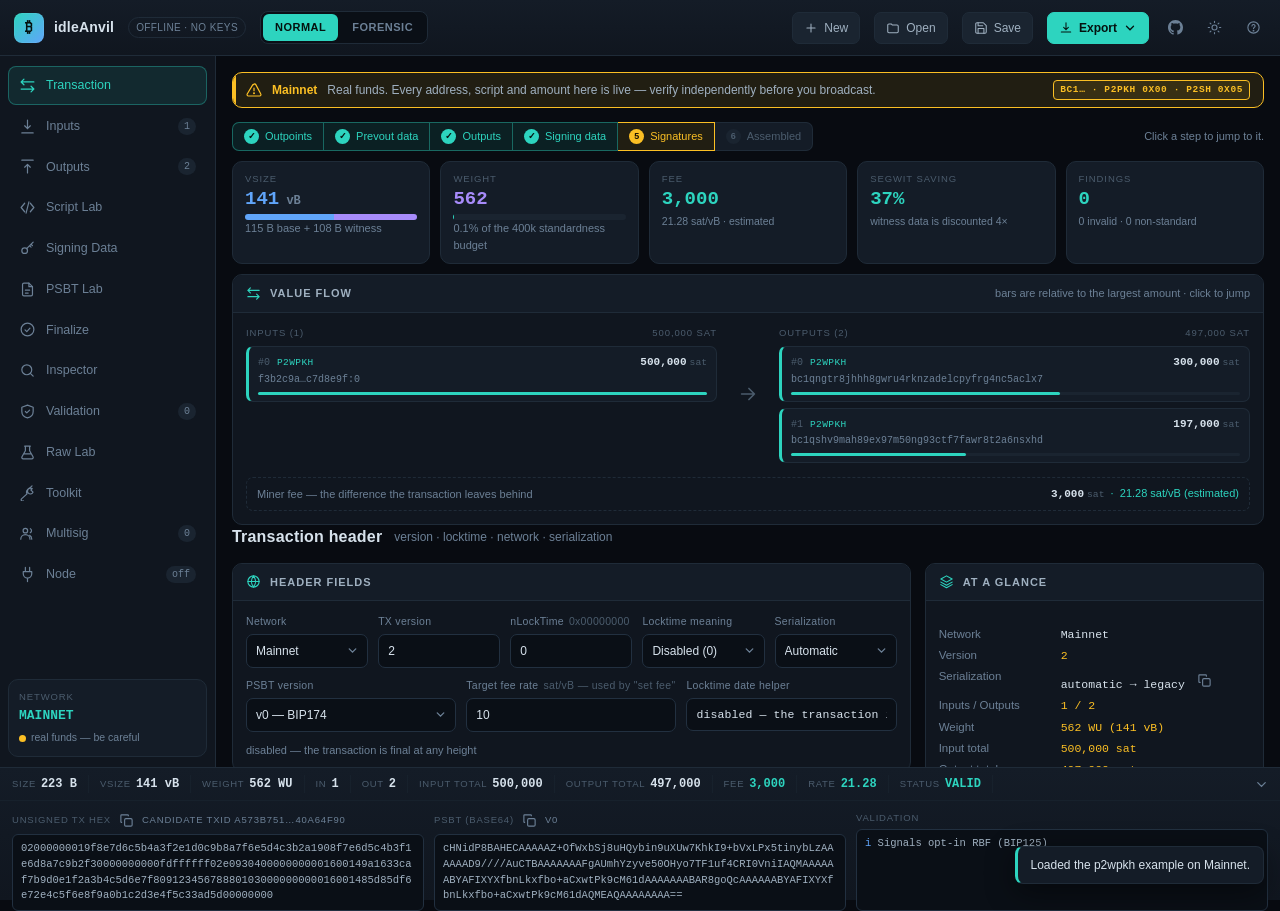
<file: index.html>
<!DOCTYPE html>
<html lang="en" data-theme="dark">
<head>
<meta charset="utf-8">
<meta name="viewport" content="width=device-width, initial-scale=1">
<title>idleAnvil</title>
<meta name="description" content="idleAnvil — an offline Bitcoin transaction forge: crafter, PSBT lab, sighash debugger and script laboratory. Constructs and inspects — never signs.">
<link rel="icon" href="data:image/svg+xml,<svg xmlns=%22http://www.w3.org/2000/svg%22 viewBox=%220 0 100 100%22><text y=%22.9em%22 font-size=%2290%22>⚒️</text></svg>">
<link rel="stylesheet" href="css/idleanvil.css">
</head>
<body>

<!-- ======================= icon sprite ======================= -->
<svg width="0" height="0" style="position:absolute" aria-hidden="true">
<defs>
  <g id="i-tx"><path d="M3 7h18M3 7l4-4M3 7l4 4M21 17H3m18 0l-4-4m4 4l-4 4"/></g>
  <g id="i-in"><path d="M12 3v12m0 0l-4-4m4 4l4-4M4 21h16"/></g>
  <g id="i-out"><path d="M12 21V9m0 0L8 13m4-4l4 4M4 3h16"/></g>
  <g id="i-code"><path d="M8 6l-5 6 5 6m8-12l5 6-5 6M14 4l-4 16"/></g>
  <g id="i-key"><circle cx="8" cy="15" r="4"/><path d="M10.8 12.2L20 3m-3 3l2 2m-4 0l2 2"/></g>
  <g id="i-file"><path d="M14 3H7a2 2 0 00-2 2v14a2 2 0 002 2h10a2 2 0 002-2V8z"/><path d="M14 3v5h5M9 13h6M9 17h4"/></g>
  <g id="i-check-circle"><circle cx="12" cy="12" r="9"/><path d="M8.5 12.5l2.5 2.5 4.5-5"/></g>
  <g id="i-search"><circle cx="11" cy="11" r="7"/><path d="M20 20l-4-4"/></g>
  <g id="i-shield"><path d="M12 3l8 3v6c0 5-3.5 8-8 9-4.5-1-8-4-8-9V6z"/><path d="M9 12l2 2 4-4"/></g>
  <g id="i-terminal"><rect x="3" y="4" width="18" height="16" rx="2"/><path d="M7 9l3 3-3 3m5 1h5"/></g>
  <g id="i-copy"><rect x="9" y="9" width="12" height="12" rx="2"/><path d="M5 15H4a1 1 0 01-1-1V4a1 1 0 011-1h10a1 1 0 011 1v1"/></g>
  <g id="i-chevron"><path d="M6 9l6 6 6-6"/></g>
  <g id="i-plus"><path d="M12 5v14M5 12h14"/></g>
  <g id="i-trash"><path d="M4 7h16M10 11v6m4-6v6M5 7l1 13a2 2 0 002 2h8a2 2 0 002-2l1-13M9 7V4h6v3"/></g>
  <g id="i-download"><path d="M12 3v12m0 0l-4-4m4 4l4-4M4 19h16"/></g>
  <g id="i-upload"><path d="M12 21V9m0 0L8 13m4-4l4 4M4 5h16"/></g>
  <g id="i-refresh"><path d="M20 11a8 8 0 10-2 6m2 2v-5h-5"/></g>
  <g id="i-sun"><circle cx="12" cy="12" r="4"/><path d="M12 2v2m0 16v2M4.9 4.9l1.4 1.4m11.4 11.4l1.4 1.4M2 12h2m16 0h2M4.9 19.1l1.4-1.4M17.7 6.3l1.4-1.4"/></g>
  <g id="i-help"><circle cx="12" cy="12" r="9"/><path d="M9.5 9.5a2.5 2.5 0 115 .5c0 1.5-2.5 2-2.5 3.5"/><circle cx="12" cy="17" r=".6" fill="currentColor"/></g>
  <g id="i-gear"><circle cx="12" cy="12" r="3"/><path d="M19.4 15a1.6 1.6 0 00.3 1.8l.1.1a2 2 0 11-2.8 2.8l-.1-.1a1.6 1.6 0 00-1.8-.3 1.6 1.6 0 00-1 1.5V21a2 2 0 11-4 0v-.1A1.6 1.6 0 008 19.4a1.6 1.6 0 00-1.8.3l-.1.1a2 2 0 11-2.8-2.8l.1-.1a1.6 1.6 0 00.3-1.8 1.6 1.6 0 00-1.5-1H2a2 2 0 110-4h.1A1.6 1.6 0 003.6 8a1.6 1.6 0 00-.3-1.8l-.1-.1a2 2 0 112.8-2.8l.1.1a1.6 1.6 0 001.8.3H8a1.6 1.6 0 001-1.5V2a2 2 0 114 0v.1a1.6 1.6 0 001 1.5 1.6 1.6 0 001.8-.3l.1-.1a2 2 0 112.8 2.8l-.1.1a1.6 1.6 0 00-.3 1.8V8a1.6 1.6 0 001.5 1H22a2 2 0 110 4h-.1a1.6 1.6 0 00-1.5 1z"/></g>
  <g id="i-alert"><path d="M10.3 3.9L1.8 18a2 2 0 001.7 3h17a2 2 0 001.7-3L14.7 3.9a2 2 0 00-3.4 0z"/><path d="M12 9v4"/><circle cx="12" cy="17" r=".6" fill="currentColor"/></g>
  <g id="i-info"><circle cx="12" cy="12" r="9"/><path d="M12 16v-4"/><circle cx="12" cy="8.5" r=".6" fill="currentColor"/></g>
  <g id="i-x"><path d="M18 6L6 18M6 6l12 12"/></g>
  <g id="i-eye"><path d="M2 12s3.6-7 10-7 10 7 10 7-3.6 7-10 7-10-7-10-7z"/><circle cx="12" cy="12" r="3"/></g>
  <g id="i-lock"><rect x="4" y="10" width="16" height="11" rx="2"/><path d="M8 10V7a4 4 0 018 0v3"/></g>
  <g id="i-wand"><path d="M15 4V2m0 20v-2M4 15H2m20 0h-2M6.3 6.3L4.9 4.9m14.2 1.4l1.4-1.4M3 21L14 10"/><path d="M12.5 7.5l4 4"/></g>
  <g id="i-globe"><circle cx="12" cy="12" r="9"/><path d="M3 12h18M12 3a15 15 0 010 18 15 15 0 010-18z"/></g>
  <g id="i-layers"><path d="M12 3l9 5-9 5-9-5 9-5z"/><path d="M3 13l9 5 9-5M3 17l9 5 9-5"/></g>
  <g id="i-arrow-right"><path d="M5 12h14m-6-6l6 6-6 6"/></g>
  <g id="i-save"><path d="M19 21H5a2 2 0 01-2-2V5a2 2 0 012-2h11l5 5v11a2 2 0 01-2 2z"/><path d="M17 21v-8H7v8M7 3v5h8"/></g>
  <g id="i-folder"><path d="M3 7a2 2 0 012-2h4l2 2h8a2 2 0 012 2v9a2 2 0 01-2 2H5a2 2 0 01-2-2z"/></g>
  <g id="i-hash"><path d="M4 9h16M4 15h16M10 3L8 21m8-18l-2 18"/></g>
  <g id="i-flask"><path d="M9 3v6.5L4.2 18a2 2 0 001.7 3h12.2a2 2 0 001.7-3L15 9.5V3M8 3h8M7.5 14h9"/></g>
  <g id="i-wrench"><path d="M14.7 6.3a4 4 0 105.1 5.1l-3-3 1.9-1.9a5.5 5.5 0 00-7.4 7.4L3.5 21a2 2 0 002.8 2.8"/><path d="M14.7 6.3L18.4 2.6"/></g>
  <g id="i-tree"><path d="M12 3v6m0 0L7 13m5-4l5 4M7 13v3m10-3v3"/><rect x="9" y="3" width="6" height="4" rx="1"/><rect x="4" y="16" width="6" height="5" rx="1"/><rect x="14" y="16" width="6" height="5" rx="1"/></g>
  <g id="i-swap"><path d="M7 4v14m0 0l-3-3m3 3l3-3M17 20V6m0 0l-3 3m3-3l3 3"/></g>
  <g id="i-clock"><circle cx="12" cy="12" r="9"/><path d="M12 7v5l3.5 2"/></g>
  <g id="i-ruler"><path d="M3 15L15 3l6 6L9 21z"/><path d="M7 11l2 2m2-6l2 2m-8 6l2 2"/></g>
  <g id="i-plug"><path d="M9 2v6m6-6v6M6 8h12v3a6 6 0 01-6 6 6 6 0 01-6-6zM12 17v5"/></g>
  <g id="i-broadcast"><circle cx="12" cy="12" r="2.5"/><path d="M7.8 7.8a6 6 0 000 8.4m8.4-8.4a6 6 0 010 8.4M4.9 4.9a10 10 0 000 14.2m14.2-14.2a10 10 0 010 14.2"/></g>
  <g id="i-coins"><ellipse cx="12" cy="6" rx="8" ry="3"/><path d="M4 6v6c0 1.7 3.6 3 8 3s8-1.3 8-3V6M4 12v6c0 1.7 3.6 3 8 3s8-1.3 8-3v-6"/></g>
  <g id="i-users"><circle cx="9" cy="8" r="3.2"/><path d="M2.5 20a6.5 6.5 0 0113 0"/><path d="M16 5.2a3.2 3.2 0 010 5.6M18 20a6.5 6.5 0 00-3-5.5"/></g>
  <g id="i-dice"><rect x="3" y="3" width="18" height="18" rx="3"/><circle cx="8.5" cy="8.5" r="1.2" fill="currentColor"/><circle cx="15.5" cy="15.5" r="1.2" fill="currentColor"/><circle cx="12" cy="12" r="1.2" fill="currentColor"/></g>
</defs>
</svg>

<div id="app">

  <!-- ======================= header ======================= -->
  <header class="topbar">
    <div class="brand">
      <div class="logo">₿</div>
      <div>
        <h1>idleAnvil</h1>
        <div class="sub">forge transactions · psbt lab · sighash debugger</div>
      </div>
    </div>
    <span class="pill ok" id="conn-pill" title="This page is not contacting anything and holds no private keys.">OFFLINE · NO KEYS</span>

    <div class="modeswitch" id="modeswitch">
      <button data-mode="normal" class="on">NORMAL</button>
      <button data-mode="forensic">FORENSIC</button>
    </div>

    <div class="spacer"></div>

    <button class="btn" id="btn-new"><svg viewBox="0 0 24 24" fill="none" stroke="currentColor" stroke-width="1.8" stroke-linecap="round" stroke-linejoin="round"><use href="#i-plus"/></svg>New</button>
    <button class="btn" id="btn-open"><svg viewBox="0 0 24 24" fill="none" stroke="currentColor" stroke-width="1.8" stroke-linecap="round" stroke-linejoin="round"><use href="#i-folder"/></svg>Open</button>
    <button class="btn" id="btn-save"><svg viewBox="0 0 24 24" fill="none" stroke="currentColor" stroke-width="1.8" stroke-linecap="round" stroke-linejoin="round"><use href="#i-save"/></svg>Save</button>

    <div class="menu-wrap">
      <button class="btn primary" id="btn-export"><svg viewBox="0 0 24 24" fill="none" stroke="currentColor" stroke-width="1.8" stroke-linecap="round" stroke-linejoin="round"><use href="#i-download"/></svg>Export<svg viewBox="0 0 24 24" fill="none" stroke="currentColor" stroke-width="2.2" stroke-linecap="round"><use href="#i-chevron"/></svg></button>
      <div class="menu" id="export-menu">
        <div class="label">Unsigned transaction</div>
        <button data-export="hex-copy">Copy raw hex</button>
        <button data-export="hex-file">Download .hex</button>
        <button data-export="txn-file">Download .txn (binary)</button>
        <div class="sep"></div>
        <div class="label">PSBT</div>
        <button data-export="psbt0-b64">Copy PSBT v0 (base64)</button>
        <button data-export="psbt0-hex">Copy PSBT v0 (hex)</button>
        <button data-export="psbt0-bin">Download PSBT v0 (.psbt)</button>
        <button data-export="psbt2-b64">Copy PSBT v2 (base64)</button>
        <button data-export="psbt2-hex">Copy PSBT v2 (hex)</button>
        <button data-export="psbt2-bin">Download PSBT v2 (.psbt)</button>
        <div class="sep"></div>
        <div class="label">For an external signer</div>
        <button data-export="signing-json">Download signing package (.json)</button>
        <button data-export="signing-copy">Copy signing package JSON</button>
        <div class="sep"></div>
        <button data-export="project">Download idleAnvil project (.json)</button>
      </div>
    </div>

    <a class="iconbtn" id="btn-github" style="text-decoration:none;display:inline-flex" href="https://github.com/idlebg/idleanvil" target="_blank" rel="noopener" title="Source code on GitHub"><svg viewBox="0 0 24 24" fill="currentColor" aria-hidden="true"><path fill-rule="evenodd" d="M12 0C5.37 0 0 5.37 0 12c0 5.31 3.435 9.795 8.205 11.385.6.105.825-.255.825-.57 0-.285-.015-1.23-.015-2.235-3.015.555-3.795-.735-4.035-1.41-.135-.345-.72-1.41-1.23-1.695-.42-.225-1.02-.78-.015-.795.945-.015 1.62.87 1.845 1.23 1.08 1.815 2.805 1.305 3.495.99.105-.78.42-1.305.765-1.605-2.67-.3-5.46-1.335-5.46-5.925 0-1.305.465-2.385 1.23-3.225-.12-.3-.54-1.53.12-3.18 0 0 1.005-.315 3.3 1.23.96-.27 1.98-.405 3-.405s2.04.135 3 .405c2.295-1.56 3.3-1.23 3.3-1.23.66 1.65.24 2.88.12 3.18.765.84 1.23 1.905 1.23 3.225 0 4.605-2.805 5.625-5.475 5.925.435.375.81 1.095.81 2.22 0 1.605-.015 2.895-.015 3.3 0 .315.225.69.825.57A12.02 12.02 0 0 0 24 12c0-6.63-5.37-12-12-12z"/></svg></a>
    <button class="iconbtn" id="btn-theme" title="Toggle light / dark"><svg viewBox="0 0 24 24" fill="none" stroke="currentColor" stroke-width="1.8" stroke-linecap="round" stroke-linejoin="round"><use href="#i-sun"/></svg></button>
    <button class="iconbtn" id="btn-help" title="About and keyboard shortcuts"><svg viewBox="0 0 24 24" fill="none" stroke="currentColor" stroke-width="1.8" stroke-linecap="round" stroke-linejoin="round"><use href="#i-help"/></svg></button>
  </header>

  <!-- ======================= sidebar ======================= -->
  <nav class="sidebar" id="sidebar">
    <div class="navitem active" data-ws="transaction"><svg viewBox="0 0 24 24" fill="none" stroke="currentColor" stroke-width="1.7" stroke-linecap="round" stroke-linejoin="round"><use href="#i-tx"/></svg><span>Transaction</span></div>
    <div class="navitem" data-ws="inputs"><svg viewBox="0 0 24 24" fill="none" stroke="currentColor" stroke-width="1.7" stroke-linecap="round" stroke-linejoin="round"><use href="#i-in"/></svg><span>Inputs</span><span class="count" id="nav-in-count">1</span></div>
    <div class="navitem" data-ws="outputs"><svg viewBox="0 0 24 24" fill="none" stroke="currentColor" stroke-width="1.7" stroke-linecap="round" stroke-linejoin="round"><use href="#i-out"/></svg><span>Outputs</span><span class="count" id="nav-out-count">1</span></div>
    <div class="navitem" data-ws="script"><svg viewBox="0 0 24 24" fill="none" stroke="currentColor" stroke-width="1.7" stroke-linecap="round" stroke-linejoin="round"><use href="#i-code"/></svg><span>Script Lab</span></div>
    <div class="navitem" data-ws="signing"><svg viewBox="0 0 24 24" fill="none" stroke="currentColor" stroke-width="1.7" stroke-linecap="round" stroke-linejoin="round"><use href="#i-key"/></svg><span>Signing Data</span></div>
    <div class="navitem" data-ws="psbt"><svg viewBox="0 0 24 24" fill="none" stroke="currentColor" stroke-width="1.7" stroke-linecap="round" stroke-linejoin="round"><use href="#i-file"/></svg><span>PSBT Lab</span></div>
    <div class="navitem" data-ws="finalize"><svg viewBox="0 0 24 24" fill="none" stroke="currentColor" stroke-width="1.7" stroke-linecap="round" stroke-linejoin="round"><use href="#i-check-circle"/></svg><span>Finalize</span></div>
    <div class="navitem" data-ws="inspector"><svg viewBox="0 0 24 24" fill="none" stroke="currentColor" stroke-width="1.7" stroke-linecap="round" stroke-linejoin="round"><use href="#i-search"/></svg><span>Inspector</span></div>
    <div class="navitem" data-ws="validation"><svg viewBox="0 0 24 24" fill="none" stroke="currentColor" stroke-width="1.7" stroke-linecap="round" stroke-linejoin="round"><use href="#i-shield"/></svg><span>Validation</span><span class="count" id="nav-val-count">0</span></div>
    <div class="navitem" data-ws="rawlab"><svg viewBox="0 0 24 24" fill="none" stroke="currentColor" stroke-width="1.7" stroke-linecap="round" stroke-linejoin="round"><use href="#i-flask"/></svg><span>Raw Lab</span></div>
    <div class="navitem" data-ws="toolkit"><svg viewBox="0 0 24 24" fill="none" stroke="currentColor" stroke-width="1.7" stroke-linecap="round" stroke-linejoin="round"><use href="#i-wrench"/></svg><span>Toolkit</span></div>
    <div class="navitem" data-ws="multisig"><svg viewBox="0 0 24 24" fill="none" stroke="currentColor" stroke-width="1.7" stroke-linecap="round" stroke-linejoin="round"><use href="#i-users"/></svg><span>Multisig</span><span class="count" id="nav-ms-count">0</span></div>
    <div class="navitem" data-ws="node"><svg viewBox="0 0 24 24" fill="none" stroke="currentColor" stroke-width="1.7" stroke-linecap="round" stroke-linejoin="round"><use href="#i-plug"/></svg><span>Node</span><span class="count" id="nav-node-state">off</span></div>

    <div class="sidefoot">
      <div class="k">Network</div>
      <div class="v" id="side-network">MAINNET</div>
      <div class="net-note"><span class="dot" id="side-dot"></span><span id="side-note">no keys · no rpc</span></div>
    </div>
  </nav>

  <!-- ======================= stage ======================= -->
  <main class="stage" id="stage">

    <!-- ---------------- TRANSACTION ---------------- -->
    <section class="workspace active" id="ws-transaction">
      <div class="ribbon" id="net-ribbon"></div>

      <div class="flexrow mb" style="justify-content:space-between">
        <div class="pipeline" id="pipeline"></div>
        <span class="hint-text">Click a step to jump to it.</span>
      </div>

      <div id="tx-tiles" class="mb"></div>

      <div class="panel">
        <div class="panel-head">
          <svg class="ph-icon" viewBox="0 0 24 24" fill="none" stroke="currentColor" stroke-width="1.8" stroke-linecap="round" stroke-linejoin="round"><use href="#i-tx"/></svg>
          <h3>Value flow</h3>
          <div class="tools"><span class="hint-text">bars are relative to the largest amount · click to jump</span></div>
        </div>
        <div class="panel-body" id="tx-flow"></div>
      </div>

      <div class="banner forensic-only" id="forensic-banner">
        <svg viewBox="0 0 24 24" fill="none" stroke="currentColor" stroke-width="1.8" stroke-linecap="round" stroke-linejoin="round"><use href="#i-alert"/></svg>
        <div><strong>Forensic mode is on.</strong> Fields that wallets normally hide are unlocked. Anything you build here may be
        non-standard or outright invalid — every such choice is labelled, never blocked. Use regtest or a testnet for experiments.</div>
      </div>

      <div class="ws-head">
        <h2>Transaction header</h2>
        <span class="desc">version · locktime · network · serialization</span>
      </div>

      <div class="grid c2-1">
        <div>
          <div class="panel">
            <div class="panel-head">
              <svg class="ph-icon" viewBox="0 0 24 24" fill="none" stroke="currentColor" stroke-width="1.8" stroke-linecap="round" stroke-linejoin="round"><use href="#i-globe"/></svg>
              <h3>Header fields</h3>
            </div>
            <div class="panel-body">
              <div class="row r5">
                <div class="field">
                  <label>Network</label>
                  <select id="f-network">
                    <option value="mainnet">Mainnet</option>
                    <option value="testnet3">Testnet3</option>
                    <option value="testnet4">Testnet4 (BIP94)</option>
                    <option value="signet">Signet</option>
                    <option value="regtest">Regtest</option>
                  </select>
                </div>
                <div class="field">
                  <label>TX version</label>
                  <input type="number" id="f-version" value="2" min="-2147483648" max="2147483647">
                </div>
                <div class="field">
                  <label>nLockTime <span class="hint" id="lt-hex">0x00000000</span></label>
                  <input type="number" id="f-locktime" value="0" min="0" max="4294967295">
                </div>
                <div class="field">
                  <label>Locktime meaning</label>
                  <select id="f-locktime-mode">
                    <option value="disabled">Disabled (0)</option>
                    <option value="height">Block height</option>
                    <option value="time">Unix timestamp</option>
                  </select>
                </div>
                <div class="field">
                  <label>Serialization</label>
                  <select id="f-serialization">
                    <option value="auto">Automatic</option>
                    <option value="legacy">Legacy (pre-BIP144)</option>
                    <option value="segwit">SegWit (BIP144)</option>
                  </select>
                </div>
              </div>

              <div class="row r3 mt">
                <div class="field">
                  <label>PSBT version</label>
                  <select id="f-psbt-version">
                    <option value="0">v0 — BIP174</option>
                    <option value="2">v2 — BIP370</option>
                  </select>
                </div>
                <div class="field">
                  <label>Target fee rate <span class="hint">sat/vB — used by "set fee"</span></label>
                  <input type="number" id="f-feerate" value="10" min="0" step="0.1">
                </div>
                <div class="field">
                  <label>Locktime date helper</label>
                  <input type="text" id="f-locktime-desc" class="mono" readonly value="disabled">
                </div>
              </div>

              <div class="hint-text mt" id="locktime-note"></div>
            </div>
          </div>

          <div class="panel">
            <div class="panel-head">
              <svg class="ph-icon" viewBox="0 0 24 24" fill="none" stroke="currentColor" stroke-width="1.8" stroke-linecap="round" stroke-linejoin="round"><use href="#i-alert"/></svg>
              <h3>Forensic controls</h3>
              <div class="tools"><button class="btn sm ghost" id="btn-reset-forensic">Reset all</button></div>
            </div>
            <div class="panel-body">
              <p class="hint-text mb">These unlock fields elsewhere in the workbench. Nothing here changes the transaction on its own —
                it changes what you are allowed to type. Turn on <strong>Forensic mode</strong> in the header to reveal the unlocked fields.</p>
              <div class="fgrid" id="forensic-controls"></div>
              <div class="flexrow mt-lg" style="gap:16px">
                <span class="tag green">VALID — standard</span>
                <span class="tag amber">NON-STANDARD — consensus-valid, poorly relayed</span>
                <span class="tag red">INVALID — consensus failure</span>
                <span class="tag grey">UNKNOWN — not enough information</span>
              </div>
            </div>
          </div>
        </div>

        <div>
          <div class="panel">
            <div class="panel-head">
              <svg class="ph-icon" viewBox="0 0 24 24" fill="none" stroke="currentColor" stroke-width="1.8" stroke-linecap="round" stroke-linejoin="round"><use href="#i-layers"/></svg>
              <h3>At a glance</h3>
            </div>
            <div class="panel-body"><dl class="kv" id="tx-glance"></dl></div>
          </div>

          <div class="panel">
            <div class="panel-head">
              <svg class="ph-icon" viewBox="0 0 24 24" fill="none" stroke="currentColor" stroke-width="1.8" stroke-linecap="round" stroke-linejoin="round"><use href="#i-wand"/></svg>
              <h3>Quick start</h3>
            </div>
            <div class="panel-body stack sm">
              <button class="btn" data-demo="p2wpkh">Load a 1-in / 2-out P2WPKH example</button>
              <button class="btn" data-demo="opreturn">Load an OP_RETURN data example</button>
              <button class="btn" data-demo="taproot">Load a Taproot key-path example</button>
              <button class="btn" data-demo="multisig">Load a 2-of-3 P2WSH multisig example</button>
              <div class="hint-text">Examples use regtest-style placeholder data. Switch the network freely — addresses re-encode.</div>
            </div>
          </div>
        </div>
      </div>
    </section>

    <!-- ---------------- INPUTS ---------------- -->
    <section class="workspace" id="ws-inputs">
      <div class="ws-head">
        <h2>Inputs</h2>
        <span class="desc">outpoints and the complete spending metadata each signer needs</span>
        <div class="tools">
          <button class="btn sm" id="btn-in-expand">Expand all</button>
          <button class="btn sm" id="btn-in-collapse">Collapse all</button>
          <button class="btn sm" id="btn-in-paste">Import from raw tx…</button>
          <button class="btn primary sm" id="btn-add-input"><svg viewBox="0 0 24 24" fill="none" stroke="currentColor" stroke-width="2" stroke-linecap="round"><use href="#i-plus"/></svg>Add input</button>
        </div>
      </div>
      <div id="inputs-list"></div>
    </section>

    <!-- ---------------- OUTPUTS ---------------- -->
    <section class="workspace" id="ws-outputs">
      <div class="ws-head">
        <h2>Outputs</h2>
        <span class="desc">addresses, script templates, raw scripts and the OP_RETURN builder</span>
        <div class="tools">
          <button class="btn sm" id="btn-out-expand">Expand all</button>
          <button class="btn sm" id="btn-out-collapse">Collapse all</button>
          <button class="btn sm" id="btn-set-fee">Set fee from rate…</button>
          <button class="btn primary sm" id="btn-add-output"><svg viewBox="0 0 24 24" fill="none" stroke="currentColor" stroke-width="2" stroke-linecap="round"><use href="#i-plus"/></svg>Add output</button>
        </div>
      </div>
      <div id="outputs-list"></div>
    </section>

    <!-- ---------------- SCRIPT LAB ---------------- -->
    <section class="workspace" id="ws-script">
      <div class="ws-head">
        <h2>Script Lab</h2>
        <span class="desc">build Bitcoin Script from opcodes, ASM or raw bytes — then send it anywhere in the transaction</span>
      </div>
      <div class="grid c1-2">
        <div class="panel">
          <div class="panel-head">
            <svg class="ph-icon" viewBox="0 0 24 24" fill="none" stroke="currentColor" stroke-width="1.8" stroke-linecap="round" stroke-linejoin="round"><use href="#i-code"/></svg>
            <h3>Opcode palette</h3>
          </div>
          <div class="panel-body">
            <div class="opcats" id="op-cats"></div>
            <div class="opgrid" id="op-grid"></div>
            <div class="subhead mt-lg">Insert data</div>
            <div class="inline">
              <div class="field" style="flex:1"><label>Push value</label><input type="text" id="push-value" class="mono" placeholder="hex, 'text' or a number"></div>
              <button class="btn" id="btn-push-add">Push</button>
            </div>
            <div class="hint-text mt">Click any opcode to append it to the canvas. Drag canvas rows to reorder.</div>
          </div>
        </div>

        <div>
          <div class="panel">
            <div class="panel-head">
              <svg class="ph-icon" viewBox="0 0 24 24" fill="none" stroke="currentColor" stroke-width="1.8" stroke-linecap="round" stroke-linejoin="round"><use href="#i-layers"/></svg>
              <h3>Script canvas</h3>
              <div class="tools">
                <button class="btn sm ghost" id="btn-canvas-clear">Clear</button>
              </div>
            </div>
            <div class="panel-body">
              <div class="canvas-list" id="script-canvas"></div>
            </div>
          </div>

          <div class="panel">
            <div class="panel-head"><h3>ASM ↔ HEX</h3></div>
            <div class="panel-body">
              <div class="field"><label>ASM</label>
                <div class="with-copy"><textarea id="script-asm" class="mono" rows="3" placeholder="OP_DUP OP_HASH160 &lt;20-byte hash&gt; OP_EQUALVERIFY OP_CHECKSIG"></textarea><button class="iconbtn" data-copy-el="script-asm"><svg viewBox="0 0 24 24" fill="none" stroke="currentColor" stroke-width="1.8"><use href="#i-copy"/></svg></button></div>
              </div>
              <div class="field mt"><label>HEX <span class="hint" id="script-size"></span></label>
                <div class="with-copy"><textarea id="script-hex" class="mono" rows="3" placeholder="76a914…88ac"></textarea><button class="iconbtn" data-copy-el="script-hex"><svg viewBox="0 0 24 24" fill="none" stroke="currentColor" stroke-width="1.8"><use href="#i-copy"/></svg></button></div>
              </div>
              <div class="err-text mt" id="script-error"></div>
              <div class="subhead mt-lg">Rendered</div>
              <div class="code" id="script-pretty"></div>
            </div>
          </div>

          <div class="grid c2">
            <div class="panel">
              <div class="panel-head"><h3>Derived</h3></div>
              <div class="panel-body"><dl class="kv" id="script-derived"></dl></div>
            </div>
            <div class="panel">
              <div class="panel-head"><h3>Send to…</h3></div>
              <div class="panel-body stack sm">
                <div class="field"><label>Target input / output index</label><input type="number" id="script-target-idx" value="0" min="0"></div>
                <button class="btn" data-send="out-raw">Output → raw scriptPubKey</button>
                <button class="btn" data-send="in-redeem">Input → redeemScript</button>
                <button class="btn" data-send="in-witness">Input → witnessScript</button>
                <button class="btn" data-send="in-leaf">Input → taproot leaf script</button>
                <button class="btn" data-send="in-scriptsig">Input → scriptSig (forensic)</button>
              </div>
            </div>
          </div>
        </div>
      </div>
    </section>

    <!-- ---------------- SIGNING ---------------- -->
    <section class="workspace" id="ws-signing">
      <div class="ws-head">
        <h2>Signing Data</h2>
        <span class="desc">everything an external signer needs — and nothing that could sign here</span>
        <div class="tools">
          <div class="field" style="min-width:190px"><select id="signing-input-sel"></select></div>
          <button class="btn sm" id="btn-copy-signing-json">Copy signing JSON</button>
          <button class="btn primary sm" id="btn-export-signing">Export package</button>
        </div>
      </div>
      <div class="banner blue">
        <svg viewBox="0 0 24 24" fill="none" stroke="currentColor" stroke-width="1.8" stroke-linecap="round" stroke-linejoin="round"><use href="#i-lock"/></svg>
        <div>This page has no signing code and no private-key field, by design. Take <strong>z</strong> (or the PSBT) to Bitcoin Core,
          a hardware signer or your own library, then bring the signature back through <strong>Finalize</strong>.</div>
      </div>
      <div id="signing-body"></div>

      <div class="panel">
        <div class="panel-head">
          <svg class="ph-icon" viewBox="0 0 24 24" fill="none" stroke="currentColor" stroke-width="1.8" stroke-linecap="round" stroke-linejoin="round"><use href="#i-terminal"/></svg>
          <h3>Signer code — ready to run</h3>
          <div class="tools">
            <button class="btn sm" id="btn-code-copy">Copy</button>
            <button class="btn sm" id="btn-code-save">Download</button>
          </div>
        </div>
        <div class="panel-body">
          <p class="hint-text mb">Generated against the digests above. Fill in your own key, run it outside the browser,
            and paste the JSON it prints into <strong>Finalize → Signing JSON</strong>.</p>
          <div class="codewrap">
            <div class="codetabs" id="code-tabs"></div>
            <div class="codebody" id="code-body"></div>
          </div>
        </div>
      </div>
    </section>

    <!-- ---------------- PSBT ---------------- -->
    <section class="workspace" id="ws-psbt">
      <div class="ws-head">
        <h2>PSBT Lab</h2>
        <span class="desc">create, decode, compare and export BIP174 / BIP370 partially signed transactions</span>
        <div class="tools">
          <div class="seg" id="psbt-ver-seg">
            <button data-v="0" class="on">v0 · BIP174</button>
            <button data-v="2">v2 · BIP370</button>
          </div>
          <button class="btn sm" id="btn-psbt-refresh"><svg viewBox="0 0 24 24" fill="none" stroke="currentColor" stroke-width="1.8" stroke-linecap="round"><use href="#i-refresh"/></svg>Rebuild</button>
        </div>
      </div>
      <div class="grid c2">
        <div>
          <div class="panel">
            <div class="panel-head"><h3>Generated PSBT</h3>
              <div class="tools">
                <button class="btn sm" data-copy-el="psbt-b64">Copy base64</button>
                <button class="btn sm" data-copy-el="psbt-hex">Copy hex</button>
                <button class="btn sm" id="btn-psbt-download">.psbt</button>
              </div>
            </div>
            <div class="panel-body">
              <div class="field"><label>Base64 <span class="hint" id="psbt-size"></span></label>
                <div class="with-copy"><textarea id="psbt-b64" class="mono" rows="6" readonly></textarea><button class="iconbtn" data-copy-el="psbt-b64"><svg viewBox="0 0 24 24" fill="none" stroke="currentColor" stroke-width="1.8"><use href="#i-copy"/></svg></button></div>
              </div>
              <div class="field mt"><label>Hex</label>
                <div class="with-copy"><textarea id="psbt-hex" class="mono" rows="4" readonly></textarea><button class="iconbtn" data-copy-el="psbt-hex"><svg viewBox="0 0 24 24" fill="none" stroke="currentColor" stroke-width="1.8"><use href="#i-copy"/></svg></button></div>
              </div>
              <div class="err-text mt" id="psbt-error"></div>
            </div>
          </div>

          <div class="panel">
            <div class="panel-head"><h3>Bitcoin Core helper commands</h3></div>
            <div class="panel-body">
              <p class="hint-text mb">Copy-paste into <code>bitcoin-cli</code>. The workbench deliberately holds no RPC credentials and makes no network calls.</p>
              <div id="core-cmds"></div>
            </div>
          </div>
        </div>

        <div>
          <div class="panel">
            <div class="panel-head"><h3>Decode / import</h3>
              <div class="tools"><button class="btn sm" id="btn-psbt-parse">Decode</button><button class="btn primary sm" id="btn-psbt-load">Load into workbench</button></div>
            </div>
            <div class="panel-body">
              <div class="drop" id="psbt-drop">
                <svg viewBox="0 0 24 24" fill="none" stroke="currentColor" stroke-width="1.5" stroke-linecap="round" stroke-linejoin="round"><use href="#i-upload"/></svg>
                Drop a .psbt file here, or click to choose
              </div>
              <div class="field mt"><label>…or paste base64 / hex</label>
                <textarea id="psbt-in" class="mono" rows="5" placeholder="cHNidP8B…"></textarea>
              </div>
            </div>
          </div>
          <div class="panel">
            <div class="panel-head"><h3>Decoded structure</h3></div>
            <div class="panel-body tight"><div id="psbt-decoded"><div class="empty-note">Nothing decoded yet.</div></div></div>
          </div>
        </div>
      </div>
    </section>

    <!-- ---------------- FINALIZE ---------------- -->
    <section class="workspace" id="ws-finalize">
      <div class="ws-head">
        <h2>Finalize</h2>
        <span class="desc">bring signatures back in, assemble scriptSig / witness, produce the broadcastable transaction</span>
        <div class="tools">
          <button class="btn sm" id="btn-finalize-run">Assemble unlocking data</button>
          <button class="btn primary sm" id="btn-final-copy">Copy final hex</button>
        </div>
      </div>

      <div class="grid c2">
        <div class="panel">
          <div class="panel-head"><h3>Import signed result</h3></div>
          <div class="panel-body">
            <div class="seg full mb" id="import-tabs">
              <button data-t="psbt" class="on">Signed PSBT</button>
              <button data-t="der">DER signature</button>
              <button data-t="schnorr">Schnorr</button>
              <button data-t="rs">r / s</button>
              <button data-t="json">Signing JSON</button>
              <button data-t="raw">Final raw TX</button>
            </div>
            <div id="import-panes"></div>
          </div>
        </div>

        <div class="panel">
          <div class="panel-head"><h3>Signature status per input</h3></div>
          <div class="panel-body tight"><div id="finalize-status"></div></div>
        </div>
      </div>

      <div class="panel">
        <div class="panel-head"><h3>Final transaction</h3>
          <div class="tools"><button class="btn sm" id="btn-final-download">Download .hex</button></div>
        </div>
        <div class="panel-body">
          <div class="grid c2-1">
            <div class="field">
              <label>Raw hex</label>
              <div class="with-copy"><textarea id="final-hex" class="mono" rows="7" readonly></textarea><button class="iconbtn" data-copy-el="final-hex"><svg viewBox="0 0 24 24" fill="none" stroke="currentColor" stroke-width="1.8"><use href="#i-copy"/></svg></button></div>
            </div>
            <dl class="kv" id="final-stats"></dl>
          </div>
        </div>
      </div>
    </section>

    <!-- ---------------- INSPECTOR ---------------- -->
    <section class="workspace" id="ws-inspector">
      <div class="ws-head">
        <h2>Inspector</h2>
        <span class="desc">byte-by-byte decoding — hover any byte to see which field it belongs to</span>
        <div class="tools">
          <div class="seg" id="inspect-src">
            <button data-s="current" class="on">Current transaction</button>
            <button data-s="paste">Pasted hex</button>
          </div>
          <button class="btn sm" id="btn-inspect-run">Decode</button>
        </div>
      </div>

      <div class="field mb hidden" id="inspect-paste-wrap">
        <label>Raw transaction hex</label>
        <textarea id="inspect-hex" class="mono" rows="4" placeholder="0200000001…"></textarea>
        <div class="flexrow mt"><button class="btn sm" id="btn-inspect-load">Load into workbench</button></div>
      </div>

      <div class="grid c2-1">
        <div class="panel">
          <div class="panel-head"><h3>Byte-level view</h3>
            <div class="tools"><span class="hint-text" id="inspect-size"></span></div>
          </div>
          <div class="panel-body">
            <div class="hexview" id="hexview"><div class="empty-note">Press Decode.</div></div>
            <div class="legend" id="hex-legend"></div>
          </div>
        </div>
        <div>
          <div class="panel">
            <div class="panel-head"><h3>Field detail</h3></div>
            <div class="panel-body"><div class="byteinfo" id="byteinfo">Hover a byte.</div></div>
          </div>
          <div class="panel">
            <div class="panel-head"><h3>Decoded</h3></div>
            <div class="panel-body"><dl class="kv" id="inspect-summary"></dl></div>
          </div>
        </div>
      </div>

      <div class="panel">
        <div class="panel-head"><h3>Structure</h3></div>
        <div class="panel-body tight"><div class="tbl-wrap"><table class="data" id="inspect-table"></table></div></div>
      </div>
    </section>

    <!-- ---------------- VALIDATION ---------------- -->
    <section class="workspace" id="ws-validation">
      <div class="ws-head">
        <h2>Validation</h2>
        <span class="desc">structural, consensus and relay-policy findings — reported, never enforced</span>
        <div class="tools" id="val-chips"></div>
      </div>
      <div class="panel"><div class="panel-body tight"><div id="validation-list"></div></div></div>

      <div class="panel">
        <div class="panel-head"><h3>Sighash commitment matrix</h3>
          <div class="tools">
            <div class="field" style="min-width:200px"><select id="matrix-input"></select></div>
          </div>
        </div>
        <div class="panel-body"><div id="sighash-matrix"></div></div>
      </div>
    </section>

    <!-- ---------------- RAW LAB ---------------- -->
    <section class="workspace" id="ws-rawlab">
      <div class="ws-head">
        <h2>Raw Lab</h2>
        <span class="desc">the unrestricted bench: hashes, encodings, signature surgery, address conversion</span>
      </div>
      <div class="grid c2">
        <div class="panel">
          <div class="panel-head"><svg class="ph-icon" viewBox="0 0 24 24" fill="none" stroke="currentColor" stroke-width="1.8" stroke-linecap="round"><use href="#i-hash"/></svg><h3>Hash calculator</h3></div>
          <div class="panel-body">
            <div class="row r2">
              <div class="field"><label>Input encoding</label>
                <select id="hash-enc"><option value="hex">Hex bytes</option><option value="utf8">UTF-8 text</option><option value="ascii">ASCII / latin-1</option><option value="base64">Base64</option></select>
              </div>
              <div class="field"><label>Tag <span class="hint">BIP340 tagged hash</span></label><input type="text" id="hash-tag" class="mono" placeholder="TapLeaf, TapTweak, TapSighash…"></div>
            </div>
            <div class="field mt"><label>Data</label><textarea id="hash-in" class="mono" rows="3"></textarea></div>
            <dl class="kv mt" id="hash-out"></dl>
          </div>
        </div>

        <div class="panel">
          <div class="panel-head"><svg class="ph-icon" viewBox="0 0 24 24" fill="none" stroke="currentColor" stroke-width="1.8" stroke-linecap="round"><use href="#i-key"/></svg><h3>Signature surgery</h3></div>
          <div class="panel-body">
            <div class="field"><label>DER signature (with or without the sighash byte)</label><textarea id="der-in" class="mono" rows="2" placeholder="3044…01"></textarea></div>
            <dl class="kv mt" id="der-out"></dl>
            <div class="subhead mt-lg">Build DER from r and s</div>
            <div class="row r3">
              <div class="field"><label>r</label><input type="text" id="rs-r" class="mono" placeholder="32-byte hex"></div>
              <div class="field"><label>s</label><input type="text" id="rs-s" class="mono" placeholder="32-byte hex"></div>
              <div class="field"><label>Sighash byte</label><input type="text" id="rs-sh" class="mono" value="01"></div>
            </div>
            <div class="flexrow mt"><button class="btn sm" id="btn-rs-build">Encode DER</button><button class="btn sm" id="btn-rs-low">Force low-S</button></div>
            <div class="field mt"><label>Result</label><div class="with-copy"><input type="text" id="rs-out" class="mono" readonly><button class="iconbtn" data-copy-el="rs-out"><svg viewBox="0 0 24 24" fill="none" stroke="currentColor" stroke-width="1.8"><use href="#i-copy"/></svg></button></div></div>
          </div>
        </div>

        <div class="panel">
          <div class="panel-head"><svg class="ph-icon" viewBox="0 0 24 24" fill="none" stroke="currentColor" stroke-width="1.8" stroke-linecap="round"><use href="#i-globe"/></svg><h3>Address ↔ script</h3></div>
          <div class="panel-body">
            <div class="field"><label>Address</label><input type="text" id="addr-in" class="mono" placeholder="bc1q… / 1… / 3… / bcrt1p…"></div>
            <div class="flexrow mt"><button class="btn sm" id="btn-addr-decode">Decode address</button><button class="btn sm" id="btn-script-to-addr">Script → address</button></div>
            <div class="field mt"><label>scriptPubKey hex</label><input type="text" id="addr-script" class="mono"></div>
            <dl class="kv mt" id="addr-out"></dl>
          </div>
        </div>

        <div class="panel">
          <div class="panel-head"><svg class="ph-icon" viewBox="0 0 24 24" fill="none" stroke="currentColor" stroke-width="1.8" stroke-linecap="round"><use href="#i-terminal"/></svg><h3>Byte utilities</h3></div>
          <div class="panel-body">
            <div class="field"><label>Value</label><input type="text" id="util-in" class="mono" placeholder="hex bytes or a decimal number"></div>
            <div class="flexrow mt">
              <button class="btn sm" data-util="reverse">Reverse endianness</button>
              <button class="btn sm" data-util="varint">Encode as varint</button>
              <button class="btn sm" data-util="scriptnum">Encode as CScriptNum</button>
              <button class="btn sm" data-util="u32">Encode as u32 LE</button>
              <button class="btn sm" data-util="u64">Encode as u64 LE</button>
              <button class="btn sm" data-util="b64">Hex → base64</button>
              <button class="btn sm" data-util="unb64">Base64 → hex</button>
              <button class="btn sm" data-util="text">Hex → text</button>
              <button class="btn sm" data-util="push">Wrap as a push</button>
            </div>
            <div class="field mt"><label>Result</label><div class="with-copy"><textarea id="util-out" class="mono" rows="3" readonly></textarea><button class="iconbtn" data-copy-el="util-out"><svg viewBox="0 0 24 24" fill="none" stroke="currentColor" stroke-width="1.8"><use href="#i-copy"/></svg></button></div></div>
          </div>
        </div>

        <div class="panel">
          <div class="panel-head"><svg class="ph-icon" viewBox="0 0 24 24" fill="none" stroke="currentColor" stroke-width="1.8" stroke-linecap="round"><use href="#i-flask"/></svg><h3>Taproot bench</h3></div>
          <div class="panel-body">
            <div class="row r2">
              <div class="field"><label>Internal key (x-only, 32 bytes)</label><input type="text" id="tr-internal" class="mono"></div>
              <div class="field"><label>Merkle root (optional)</label><input type="text" id="tr-merkle" class="mono"></div>
            </div>
            <div class="row r2 mt">
              <div class="field"><label>Leaf script (hex)</label><input type="text" id="tr-leaf" class="mono"></div>
              <div class="field"><label>Leaf version</label><input type="text" id="tr-leafver" class="mono" value="c0"></div>
            </div>
            <div class="flexrow mt"><button class="btn sm" id="btn-tr-compute">Compute</button></div>
            <dl class="kv mt" id="tr-out"></dl>
          </div>
        </div>

        <div class="panel">
          <div class="panel-head"><svg class="ph-icon" viewBox="0 0 24 24" fill="none" stroke="currentColor" stroke-width="1.8" stroke-linecap="round"><use href="#i-shield"/></svg><h3>Verify a signature</h3></div>
          <div class="panel-body">
            <div class="row r2">
              <div class="field"><label>Public key (33 / 65 / 32 bytes)</label><input type="text" id="ver-pk" class="mono"></div>
              <div class="field"><label>Algorithm</label><select id="ver-algo"><option value="ecdsa">ECDSA (DER)</option><option value="schnorr">Schnorr (BIP340, 64 bytes)</option></select></div>
            </div>
            <div class="field mt"><label>Message digest z (32 bytes)</label><input type="text" id="ver-z" class="mono"></div>
            <div class="field mt"><label>Signature</label><textarea id="ver-sig" class="mono" rows="2"></textarea></div>
            <div class="flexrow mt"><button class="btn sm" id="btn-verify">Verify</button><button class="btn sm" id="btn-verify-fill">Fill z from selected input</button></div>
            <div class="mt" id="ver-out"></div>
          </div>
        </div>
      </div>
    </section>

    <!-- ---------------- TOOLKIT ---------------- -->
    <section class="workspace" id="ws-toolkit">
      <div class="ws-head">
        <h2>Toolkit</h2>
        <span class="desc">the supporting tools you reach for while building — descriptors, keys, trees, conversions, estimates</span>
      </div>

      <div class="toolgrid">

        <!-- output descriptors -->
        <div class="panel">
          <div class="panel-head"><svg class="ph-icon" viewBox="0 0 24 24" fill="none" stroke="currentColor" stroke-width="1.8" stroke-linecap="round"><use href="#i-file"/></svg><h3>Output descriptors (BIP380)</h3></div>
          <div class="panel-body">
            <div class="field"><label>Start from a pattern</label><select id="desc-tpl"></select></div>
            <div class="field mt"><label>Descriptor <span class="hint">the checksum after # is computed for you</span></label>
              <textarea id="desc-in" class="mono" rows="3" placeholder="wpkh([d34db33f/84h/0h/0h]xpub…/0/*)"></textarea></div>
            <div class="flexrow mt">
              <button class="btn sm" id="btn-desc-check">Add / verify checksum</button>
              <button class="btn sm" id="btn-desc-from-tx">Derive from this transaction</button>
            </div>
            <div class="mt" id="desc-out"></div>
          </div>
        </div>

        <!-- extended keys -->
        <div class="panel">
          <div class="panel-head"><svg class="ph-icon" viewBox="0 0 24 24" fill="none" stroke="currentColor" stroke-width="1.8" stroke-linecap="round"><use href="#i-key"/></svg><h3>Extended key decoder (BIP32)</h3></div>
          <div class="panel-body">
            <div class="field"><label>xpub / ypub / zpub / tpub / vpub …</label>
              <textarea id="xkey-in" class="mono" rows="2" placeholder="xpub6C…"></textarea></div>
            <div class="flexrow mt"><button class="btn sm" id="btn-xkey">Decode</button>
              <span class="hint-text">Private keys are recognised but never displayed.</span></div>
            <dl class="kv mt" id="xkey-out"></dl>
          </div>
        </div>

        <!-- taproot tree -->
        <div class="panel" style="grid-column:1/-1">
          <div class="panel-head"><svg class="ph-icon" viewBox="0 0 24 24" fill="none" stroke="currentColor" stroke-width="1.8" stroke-linecap="round"><use href="#i-tree"/></svg><h3>Taproot script tree builder</h3>
            <div class="tools"><button class="btn sm" id="btn-leaf-add">+ Leaf</button><button class="btn sm" id="btn-tree-build">Build tree</button></div>
          </div>
          <div class="panel-body">
            <div class="row r2">
              <div class="field"><label>Internal key <span class="hint">32-byte x-only</span></label>
                <input type="text" id="tree-internal" class="mono" placeholder="…"></div>
              <div class="field"><label>&nbsp;</label>
                <div class="flexrow"><button class="btn sm" id="btn-tree-nums">Use the NUMS point (no key path)</button>
                  <button class="btn sm" id="btn-tree-apply">Apply to an input…</button></div></div>
            </div>
            <div class="subhead mt-lg">Leaves <span class="hint-text" style="text-transform:none;letter-spacing:0">script hex or ASM · leaf version defaults to 0xc0</span></div>
            <div id="leaf-list"></div>
            <div class="grid c2 mt-lg">
              <div><div class="subhead">Tree layout</div><div class="treeview" id="tree-layout">—</div></div>
              <div><div class="subhead">Result</div><dl class="kv" id="tree-out"></dl></div>
            </div>
            <div id="tree-leaves" class="mt"></div>
          </div>
        </div>

        <!-- unit + base conversion -->
        <div class="panel">
          <div class="panel-head"><svg class="ph-icon" viewBox="0 0 24 24" fill="none" stroke="currentColor" stroke-width="1.8" stroke-linecap="round"><use href="#i-swap"/></svg><h3>Units &amp; number bases</h3></div>
          <div class="panel-body">
            <div class="row r2">
              <div class="field"><label>Amount</label><input type="text" id="unit-in" class="mono" value="100000"></div>
              <div class="field"><label>Interpret as</label><select id="unit-from"></select></div>
            </div>
            <div class="pairs mt" id="unit-out"></div>
            <div class="subhead mt-lg">Number base conversion</div>
            <div class="field"><label>Value <span class="hint">decimal, 0x hex, 0b binary, or bare hex</span></label>
              <input type="text" id="base-in" class="mono" placeholder="0xdeadbeef"></div>
            <dl class="kv mt" id="base-out"></dl>
          </div>
        </div>

        <!-- locktime / sequence -->
        <div class="panel">
          <div class="panel-head"><svg class="ph-icon" viewBox="0 0 24 24" fill="none" stroke="currentColor" stroke-width="1.8" stroke-linecap="round"><use href="#i-clock"/></svg><h3>Locktime &amp; sequence lab</h3></div>
          <div class="panel-body">
            <div class="row r2">
              <div class="field"><label>nLockTime value</label><input type="text" id="lt-in" class="mono" value="0"></div>
              <div class="field"><label>Current block height <span class="hint">for the ETA</span></label><input type="text" id="lt-height" class="mono" placeholder="e.g. 880000"></div>
            </div>
            <div class="field mt"><label>…or pick a date</label><input type="text" id="lt-date" class="mono" placeholder="2026-12-25T00:00:00Z"></div>
            <div class="flexrow mt"><button class="btn sm" id="btn-lt-date">Date → locktime</button>
              <button class="btn sm" id="btn-lt-apply">Apply to the transaction</button></div>
            <dl class="kv mt" id="lt-out"></dl>

            <div class="subhead mt-lg">nSequence — relative timelocks (BIP68)</div>
            <div class="row r3">
              <div class="field"><label>Encode as</label><select id="seq-type"><option value="blocks">Blocks</option><option value="time">Time (512 s units)</option><option value="disabled">Disabled / final</option></select></div>
              <div class="field"><label>Value</label><input type="text" id="seq-val" class="mono" value="144"></div>
              <div class="field"><label>Decode a raw value</label><input type="text" id="seq-raw" class="mono" placeholder="fffffffd"></div>
            </div>
            <dl class="kv mt" id="seq-out"></dl>
          </div>
        </div>

        <!-- size / fee estimator -->
        <div class="panel">
          <div class="panel-head"><svg class="ph-icon" viewBox="0 0 24 24" fill="none" stroke="currentColor" stroke-width="1.8" stroke-linecap="round"><use href="#i-ruler"/></svg><h3>Size &amp; fee estimator</h3></div>
          <div class="panel-body">
            <div class="subhead">Inputs</div><div id="est-inputs"></div>
            <div class="subhead mt">Outputs</div><div id="est-outputs"></div>
            <div class="field mt"><label>Fee rate (sat/vB)</label><input type="text" id="est-rate" class="mono" value="10"></div>
            <div class="tiles mt" id="est-out"></div>
          </div>
        </div>

        <!-- pubkey toolkit -->
        <div class="panel">
          <div class="panel-head"><svg class="ph-icon" viewBox="0 0 24 24" fill="none" stroke="currentColor" stroke-width="1.8" stroke-linecap="round"><use href="#i-key"/></svg><h3>Public key toolkit</h3></div>
          <div class="panel-body">
            <div class="field"><label>Public key <span class="hint">33 / 65 / 32 bytes</span></label>
              <input type="text" id="pk-in" class="mono" placeholder="02…"></div>
            <div class="flexrow mt"><button class="btn sm" id="btn-pk">Analyse</button>
              <button class="btn sm" id="btn-pk-scripts">Every script for this key</button></div>
            <dl class="kv mt" id="pk-out"></dl>
            <div class="mt" id="pk-scripts"></div>
          </div>
        </div>

        <!-- merkle -->
        <div class="panel">
          <div class="panel-head"><svg class="ph-icon" viewBox="0 0 24 24" fill="none" stroke="currentColor" stroke-width="1.8" stroke-linecap="round"><use href="#i-hash"/></svg><h3>Merkle root calculator</h3></div>
          <div class="panel-body">
            <div class="field"><label>TXIDs, one per line <span class="hint">display order, as you would read them in an explorer</span></label>
              <textarea id="mk-in" class="mono" rows="5"></textarea></div>
            <div class="flexrow mt"><button class="btn sm" id="btn-merkle">Compute</button></div>
            <dl class="kv mt" id="mk-out"></dl>
          </div>
        </div>

        <!-- script analyser -->
        <div class="panel">
          <div class="panel-head"><svg class="ph-icon" viewBox="0 0 24 24" fill="none" stroke="currentColor" stroke-width="1.8" stroke-linecap="round"><use href="#i-shield"/></svg><h3>Script analyser</h3></div>
          <div class="panel-body">
            <div class="field"><label>Script hex</label><textarea id="an-in" class="mono" rows="3"></textarea></div>
            <div class="flexrow mt"><button class="btn sm" id="btn-analyse">Analyse</button>
              <button class="btn sm" id="btn-analyse-lab">Take from Script Lab</button></div>
            <div class="mt" id="an-asm"></div>
            <dl class="kv mt" id="an-out"></dl>
          </div>
        </div>

      </div>
    </section>

    <!-- ---------------- MULTISIG ---------------- -->
    <section class="workspace" id="ws-multisig">
      <div class="ws-head">
        <h2>Multisig crafter</h2>
        <span class="desc">m-of-n from public keys — every variant computed live as you type</span>
        <div class="tools">
          <button class="btn sm" id="btn-ms-example">Load example keys</button>
          <button class="btn sm" id="btn-ms-clear">Clear</button>
          <button class="btn primary sm" id="btn-ms-addkey">+ Key</button>
        </div>
      </div>

      <div class="ribbon test" id="ms-ribbon">
        <svg viewBox="0 0 24 24" fill="none" stroke="currentColor" stroke-width="1.8" stroke-linecap="round" stroke-linejoin="round"><use href="#i-lock"/></svg>
        <span class="body"><strong>Public keys only.</strong> This builds the receiving side of a multisig wallet — the addresses and
          scripts. It never asks for, derives or stores a private key, so it cannot spend anything it creates.</span>
      </div>

      <div class="grid c2-1">
        <div>
          <!-- headline address -->
          <div class="panel">
            <div class="panel-head">
              <svg class="ph-icon" viewBox="0 0 24 24" fill="none" stroke="currentColor" stroke-width="1.8" stroke-linecap="round" stroke-linejoin="round"><use href="#i-globe"/></svg>
              <h3>Address</h3>
              <div class="tools">
                <div class="seg" id="ms-primary">
                  <button data-v="p2wsh" class="on">P2WSH</button>
                  <button data-v="p2sh-p2wsh">P2SH-P2WSH</button>
                  <button data-v="p2sh">P2SH</button>
                  <button data-v="p2tr">P2TR</button>
                </div>
                <button class="btn sm" id="btn-ms-copyaddr">Copy</button>
              </div>
            </div>
            <div class="panel-body">
              <div class="addrbig none" id="ms-address">add a public key to begin</div>
              <div class="avalanche" id="ms-avalanche"></div>
              <div class="flexrow mt">
                <button class="btn sm" id="btn-ms-flip" title="Change one hex digit in a random key and watch the whole address change">
                  <svg viewBox="0 0 24 24" width="14" height="14" fill="none" stroke="currentColor" stroke-width="1.8"><use href="#i-dice"/></svg>
                  Flip one digit</button>
                <button class="btn sm" id="btn-ms-undo" disabled>Undo that</button>
                <span class="hint-text">Every character of the address depends on every bit of every key.</span>
              </div>
            </div>
          </div>

          <!-- key table -->
          <div class="panel">
            <div class="panel-head">
              <svg class="ph-icon" viewBox="0 0 24 24" fill="none" stroke="currentColor" stroke-width="1.8" stroke-linecap="round" stroke-linejoin="round"><use href="#i-users"/></svg>
              <h3>Cosigner public keys</h3>
              <div class="tools">
                <span class="hint-text">tick to include · drag order via the arrows</span>
                <button class="btn sm" id="btn-ms-paste">Paste many…</button>
              </div>
            </div>
            <div class="panel-body">
              <div class="keyrow" style="color:var(--faint);font-size:9.5px;letter-spacing:.7px;text-transform:uppercase">
                <span>#</span><span></span><span>Public key (33 / 65 / 32 bytes hex)</span>
                <span style="text-align:center">Status</span><span style="text-align:center">Form</span>
                <span></span><span></span><span></span>
              </div>
              <div id="ms-keys"></div>
              <div id="ms-keynotes" class="mt"></div>
            </div>
          </div>

          <!-- variants -->
          <div class="panel">
            <div class="panel-head"><h3>Every variant of this key set</h3>
              <div class="tools"><span class="hint-text">click a card to make it the headline address</span></div>
            </div>
            <div class="panel-body">
              <div class="msgrid" id="ms-variants"></div>
            </div>
          </div>
        </div>

        <div>
          <!-- policy -->
          <div class="panel">
            <div class="panel-head"><h3>Policy</h3></div>
            <div class="panel-body">
              <div class="mofn">
                <div class="big"><span id="ms-m">2</span><span class="of">of</span><span id="ms-n">3</span></div>
                <input type="range" id="ms-mslider" min="1" max="3" value="2">
              </div>
              <div class="hint-text mt" id="ms-policy-note"></div>

              <div class="field mt-lg">
                <label>Key order</label>
                <div class="seg full" id="ms-sort">
                  <button data-v="entered" class="on">As entered</button>
                  <button data-v="bip67">BIP67 sorted</button>
                </div>
                <div class="hint-text mt" id="ms-sort-note"></div>
              </div>

              <details class="disclosure">
                <summary>Taproot options</summary>
                <div class="dbody">
                  <div class="field">
                    <label>Internal key <span class="hint">x-only</span></label>
                    <input type="text" id="ms-internal" class="mono">
                  </div>
                  <div class="flexrow mt">
                    <button class="btn sm" id="btn-ms-nums">Use the NUMS point</button>
                    <span class="hint-text">NUMS removes the key path, so only the m-of-n script can spend.</span>
                  </div>
                </div>
              </details>
            </div>
          </div>

          <!-- warnings -->
          <div class="panel">
            <div class="panel-head"><h3>Checks</h3></div>
            <div class="panel-body tight"><div id="ms-checks"></div></div>
          </div>

          <!-- history -->
          <div class="panel">
            <div class="panel-head"><h3>What changed</h3>
              <div class="tools"><button class="btn sm ghost" id="btn-ms-clearhist">Clear</button></div>
            </div>
            <div class="panel-body tight"><div id="ms-history"><div class="empty-note">Edit something to start the trail.</div></div></div>
          </div>

          <!-- output -->
          <div class="panel">
            <div class="panel-head"><h3>Use it</h3></div>
            <div class="panel-body stack sm">
              <div class="field"><label>Descriptor</label>
                <div class="with-copy"><textarea id="ms-descriptor" class="mono" rows="3" readonly></textarea>
                  <button class="iconbtn" data-copy-el="ms-descriptor"><svg viewBox="0 0 24 24" fill="none" stroke="currentColor" stroke-width="1.8"><use href="#i-copy"/></svg></button></div>
              </div>
              <div class="field"><label>Target index</label><input type="number" id="ms-target" value="0" min="0"></div>
              <button class="btn" data-act="ms-to-output">Send to an output</button>
              <button class="btn" data-act="ms-to-input">Set up an input to spend it</button>
              <button class="btn" data-act="ms-to-lab">Open the script in Script Lab</button>
              <button class="btn" data-act="ms-check-node" id="btn-ms-node">Check this address on the node</button>
              <button class="btn" data-act="ms-export">Download wallet JSON</button>
              <div id="ms-nodeout"></div>
            </div>
          </div>
        </div>
      </div>
    </section>

    <!-- ---------------- NODE ---------------- -->
    <section class="workspace" id="ws-node">
      <div class="ws-head">
        <h2>Node</h2>
        <span class="desc">optional live chain data over an Electrum WebSocket — off unless you connect it</span>
        <div class="tools">
          <span id="node-pill" class="pill">DISCONNECTED</span>
          <button class="btn sm" id="btn-node-disconnect" disabled>Disconnect</button>
          <button class="btn primary sm" id="btn-node-connect">Connect</button>
        </div>
      </div>

      <div class="ribbon blue" id="node-ribbon">
        <svg viewBox="0 0 24 24" fill="none" stroke="currentColor" stroke-width="1.8" stroke-linecap="round" stroke-linejoin="round"><use href="#i-info"/></svg>
        <span class="body">The workbench is fully usable offline. Connecting only adds chain lookups — fee estimates, UTXOs,
          previous transactions — and an explicitly confirmed broadcast. <strong>Private keys are never involved:
          there are none in this page to send.</strong></span>
      </div>

      <div class="grid c2-1">
        <div>
          <div class="panel">
            <div class="panel-head">
              <svg class="ph-icon" viewBox="0 0 24 24" fill="none" stroke="currentColor" stroke-width="1.8" stroke-linecap="round" stroke-linejoin="round"><use href="#i-plug"/></svg>
              <h3>Connection</h3>
              <div class="tools"><button class="btn sm ghost" id="btn-node-reset">Reset to defaults</button></div>
            </div>
            <div class="panel-body">
              <p class="hint-text mb">One endpoint per chain, so switching networks switches servers. These are stored locally
                and never sent anywhere.</p>
              <p class="hint-text mb">The port must be a <strong>WebSocket</strong> listener. A browser cannot open a plain TCP or
                SSL Electrum port, so Fulcrum's <span class="mono">tcp&nbsp;=</span> (usually 50001) and
                <span class="mono">ssl&nbsp;=</span> ports will not work here — you need
                <span class="mono">ws&nbsp;=&nbsp;&lt;port&gt;</span> (or <span class="mono">wss&nbsp;=</span>) in
                <span class="mono">fulcrum.conf</span>. One instance serves one chain; the genesis hash is checked on connect
                and a mismatch is reported rather than silently used.</p>
              <div id="node-endpoints"></div>
              <label class="check mt"><input type="checkbox" id="node-autoconnect"> Reconnect automatically when this page opens</label>
              <div class="mt" id="node-status"></div>
            </div>
          </div>

          <div class="panel">
            <div class="panel-head">
              <svg class="ph-icon" viewBox="0 0 24 24" fill="none" stroke="currentColor" stroke-width="1.8" stroke-linecap="round" stroke-linejoin="round"><use href="#i-coins"/></svg>
              <h3>UTXO lookup</h3>
              <div class="tools"><button class="btn sm" id="btn-utxo-scan" disabled>Scan</button></div>
            </div>
            <div class="panel-body">
              <div class="field">
                <label>Address or scriptPubKey hex</label>
                <input type="text" id="utxo-query" class="mono" placeholder="tb1q… or 0014…">
              </div>
              <div class="mt" id="utxo-summary"></div>
              <div class="mt" id="utxo-list"></div>
            </div>
          </div>

          <div class="panel">
            <div class="panel-head">
              <svg class="ph-icon" viewBox="0 0 24 24" fill="none" stroke="currentColor" stroke-width="1.8" stroke-linecap="round" stroke-linejoin="round"><use href="#i-search"/></svg>
              <h3>Fetch a transaction</h3>
              <div class="tools"><button class="btn sm" id="btn-txfetch" disabled>Fetch</button></div>
            </div>
            <div class="panel-body">
              <div class="row r3">
                <div class="field" style="grid-column:span 2"><label>TXID</label>
                  <input type="text" id="txfetch-id" class="mono" placeholder="64 hex characters"></div>
                <div class="field"><label>Output index</label><input type="number" id="txfetch-vout" value="0" min="0"></div>
              </div>
              <div class="flexrow mt">
                <button class="btn sm" id="btn-txfetch-input" disabled>Add that output as an input</button>
                <button class="btn sm" id="btn-txfetch-inspect" disabled>Open in Inspector</button>
              </div>
              <div class="mt" id="txfetch-out"></div>
            </div>
          </div>

          <div class="panel">
            <div class="panel-head">
              <svg class="ph-icon" viewBox="0 0 24 24" fill="none" stroke="currentColor" stroke-width="1.8" stroke-linecap="round" stroke-linejoin="round"><use href="#i-broadcast"/></svg>
              <h3>Broadcast</h3>
            </div>
            <div class="panel-body">
              <div class="banner red mb">
                <svg viewBox="0 0 24 24" fill="none" stroke="currentColor" stroke-width="1.8" stroke-linecap="round" stroke-linejoin="round"><use href="#i-alert"/></svg>
                <div>Publishing is irreversible. The transaction is shown in full and confirmed before anything is sent.</div>
              </div>
              <div class="field">
                <label>Final transaction hex <span class="hint">taken from Finalize; edit if you want to send something else</span></label>
                <textarea id="bc-hex" class="mono" rows="4"></textarea>
              </div>
              <div class="flexrow mt">
                <button class="btn sm" id="btn-bc-load">Load from Finalize</button>
                <button class="btn sm" id="btn-bc-check" disabled>Dry run — decode and check</button>
                <button class="btn danger" id="btn-bc-send" disabled>Broadcast…</button>
              </div>
              <div class="mt" id="bc-out"></div>
            </div>
          </div>
        </div>

        <div>
          <div class="panel">
            <div class="panel-head"><h3>Chain</h3>
              <div class="tools"><button class="iconbtn" id="btn-node-refresh" title="Refresh">
                <svg viewBox="0 0 24 24" fill="none" stroke="currentColor" stroke-width="1.8" stroke-linecap="round"><use href="#i-refresh"/></svg></button></div>
            </div>
            <div class="panel-body"><dl class="kv" id="node-chain"><dt class="mutedc">—</dt><dd>not connected</dd></dl></div>
          </div>

          <div class="panel">
            <div class="panel-head"><h3>Fee estimates</h3>
              <div class="tools"><button class="btn sm" id="btn-fee-refresh" disabled>Refresh</button></div>
            </div>
            <div class="panel-body tight"><div id="fee-table"><div class="empty-note">Connect to load fee estimates.</div></div></div>
          </div>

          <div class="panel">
            <div class="panel-head"><h3>Server banner</h3></div>
            <div class="panel-body"><div class="code" id="node-banner">—</div></div>
          </div>

          <div class="panel">
            <div class="panel-head"><h3>Traffic log</h3>
              <div class="tools"><button class="btn sm ghost" id="btn-node-clearlog">Clear</button></div>
            </div>
            <div class="panel-body tight"><div class="code tall" id="node-log" style="border:0;border-radius:0">nothing yet</div></div>
          </div>
        </div>
      </div>
    </section>

  </main>

  <!-- ======================= dock ======================= -->
  <footer class="dock">
    <div class="dock-bar" id="dock-bar">
      <div class="stat"><span class="k">Size</span><span class="v" id="d-size">—</span></div>
      <div class="stat"><span class="k">vSize</span><span class="v" id="d-vsize">—</span></div>
      <div class="stat"><span class="k">Weight</span><span class="v" id="d-weight">—</span></div>
      <div class="stat"><span class="k">In</span><span class="v" id="d-nin">0</span></div>
      <div class="stat"><span class="k">Out</span><span class="v" id="d-nout">0</span></div>
      <div class="stat"><span class="k">Input total</span><span class="v" id="d-intotal">—</span></div>
      <div class="stat"><span class="k">Output total</span><span class="v" id="d-outtotal">—</span></div>
      <div class="stat"><span class="k">Fee</span><span class="v accent" id="d-fee">—</span></div>
      <div class="stat"><span class="k">Rate</span><span class="v accent" id="d-rate">—</span></div>
      <div class="stat"><span class="k">Status</span><span class="v" id="d-status">—</span></div>
      <div class="stat grow"></div>
      <button class="iconbtn" id="btn-dock-toggle" title="Collapse the console"><svg viewBox="0 0 24 24" fill="none" stroke="currentColor" stroke-width="2" stroke-linecap="round"><use href="#i-chevron"/></svg></button>
    </div>
    <div class="dock-body">
      <div class="dock-cell">
        <div class="lbl">Unsigned TX hex
          <button class="iconbtn" data-copy-el="dock-hex" title="Copy"><svg viewBox="0 0 24 24" fill="none" stroke="currentColor" stroke-width="1.8"><use href="#i-copy"/></svg></button>
          <span class="mutedc" id="dock-txid"></span>
        </div>
        <div class="val empty" id="dock-hex">—</div>
      </div>
      <div class="dock-cell">
        <div class="lbl">PSBT (base64)
          <button class="iconbtn" data-copy-el="dock-psbt" title="Copy"><svg viewBox="0 0 24 24" fill="none" stroke="currentColor" stroke-width="1.8"><use href="#i-copy"/></svg></button>
          <span class="mutedc" id="dock-psbt-ver"></span>
        </div>
        <div class="val empty" id="dock-psbt">—</div>
      </div>
      <div class="dock-cell">
        <div class="lbl">Validation</div>
        <div class="val" id="dock-val">—</div>
      </div>
    </div>
  </footer>
</div>

<div id="toasts"></div>

<div class="modal-back" id="modal">
  <div class="modal">
    <header><h3 id="modal-title">Title</h3><button class="iconbtn" id="modal-close"><svg viewBox="0 0 24 24" fill="none" stroke="currentColor" stroke-width="2" stroke-linecap="round"><use href="#i-x"/></svg></button></header>
    <div class="mbody" id="modal-body"></div>
    <footer id="modal-foot"></footer>
  </div>
</div>

<input type="file" id="file-input" class="hidden">

<script src="js/crypto.js"></script>
<script src="js/encoding.js"></script>
<script src="js/script.js"></script>
<script src="js/tx.js"></script>
<script src="js/sighash.js"></script>
<script src="js/psbt.js"></script>
<script src="js/validate.js"></script>
<script src="js/tools.js"></script>
<script src="js/multisig.js"></script>
<script src="js/node.js"></script>
<script src="js/ui.js"></script>
</body>
</html>
</file>
<file: css/idleanvil.css>
/* ============================================================================
   Bitcoin Transaction Workbench — design system
   Dark-first, light theme supported. No external assets, no webfonts, no CDN.
   ========================================================================== */

:root {
  /* dark (default) */
  --bg:          #080b11;
  --bg-2:        #0c111a;
  --panel:       #10161f;
  --panel-2:     #141c27;
  --panel-3:     #1a2430;
  --line:        #1f2b38;
  --line-soft:   #17212c;
  --text:        #d7e2ec;
  --text-2:      #9fb0c0;
  --muted:       #6c8096;
  --faint:       #4b5c6d;

  --accent:      #2dd4bf;
  --accent-dim:  #157f75;
  --accent-bg:   rgba(45, 212, 191, .10);
  --blue:        #60a5fa;
  --blue-bg:     rgba(96, 165, 250, .10);
  --violet:      #a78bfa;
  --violet-bg:   rgba(167, 139, 250, .10);
  --amber:       #fbbf24;
  --amber-bg:    rgba(251, 191, 36, .10);
  --red:         #f87171;
  --red-bg:      rgba(248, 113, 113, .10);
  --green:       #34d399;
  --green-bg:    rgba(52, 211, 153, .10);
  --pink:        #f472b6;
  --pink-bg:     rgba(244, 114, 182, .10);
  --orange:      #fb923c;

  --field-bg:    #0a0f16;
  --field-line:  #223040;
  --shadow:      0 8px 30px rgba(0,0,0,.45);
  --radius:      10px;
  --radius-sm:   7px;

  --mono: "JetBrains Mono", "Cascadia Mono", "SF Mono", ui-monospace, "Consolas", "Liberation Mono", monospace;
  --sans: "Inter", -apple-system, BlinkMacSystemFont, "Segoe UI Variable Text", "Segoe UI", Roboto, "Helvetica Neue", Arial, sans-serif;

  --sidebar-w: 216px;
  --dock-h: 132px;
  --header-h: 56px;
}

html[data-theme="light"] {
  --bg:          #eef2f7;
  --bg-2:        #f6f8fb;
  --panel:       #ffffff;
  --panel-2:     #f7f9fc;
  --panel-3:     #eef2f7;
  --line:        #dbe3ec;
  --line-soft:   #e8edf3;
  --text:        #16202c;
  --text-2:      #3f5165;
  --muted:       #64748b;
  --faint:       #94a3b8;

  --accent:      #0d9488;
  --accent-dim:  #0f766e;
  --accent-bg:   rgba(13, 148, 136, .10);
  --blue:        #2563eb;
  --blue-bg:     rgba(37, 99, 235, .09);
  --violet:      #7c3aed;
  --violet-bg:   rgba(124, 58, 237, .09);
  --amber:       #b45309;
  --amber-bg:    rgba(180, 83, 9, .10);
  --red:         #dc2626;
  --red-bg:      rgba(220, 38, 38, .09);
  --green:       #059669;
  --green-bg:    rgba(5, 150, 105, .10);
  --pink:        #db2777;
  --pink-bg:     rgba(219, 39, 119, .09);
  --orange:      #ea580c;

  --field-bg:    #f8fafc;
  --field-line:  #d5dee8;
  --shadow:      0 6px 24px rgba(15, 35, 60, .10);
}

* { box-sizing: border-box; }

html, body {
  height: 100%;
  margin: 0;
}

body {
  background: var(--bg);
  color: var(--text);
  font-family: var(--sans);
  font-size: 13px;
  line-height: 1.5;
  -webkit-font-smoothing: antialiased;
  overflow: hidden;
}

/* forensic mode gets a subtle warm cast on the chrome */
body.forensic { --line: #2a2233; }

::selection { background: var(--accent); color: #04120f; }

/* scrollbars */
*::-webkit-scrollbar { width: 10px; height: 10px; }
*::-webkit-scrollbar-track { background: transparent; }
*::-webkit-scrollbar-thumb { background: var(--line); border-radius: 6px; border: 2px solid transparent; background-clip: padding-box; }
*::-webkit-scrollbar-thumb:hover { background: var(--faint); background-clip: padding-box; }

/* ============================ layout ==================================== */

#app {
  display: grid;
  grid-template-rows: var(--header-h) 1fr auto;
  grid-template-columns: var(--sidebar-w) 1fr;
  grid-template-areas:
    "head head"
    "side main"
    "dock dock";
  height: 100vh;
}

#app.sidebar-collapsed { --sidebar-w: 56px; }
#app.dock-collapsed    { --dock-h: 34px; }

header.topbar { grid-area: head; }
nav.sidebar   { grid-area: side; }
main.stage    { grid-area: main; }
footer.dock   { grid-area: dock; }

/* ============================ header ==================================== */

.topbar {
  display: flex;
  align-items: center;
  gap: 14px;
  padding: 0 14px;
  background: linear-gradient(180deg, var(--panel-2), var(--panel));
  border-bottom: 1px solid var(--line);
  z-index: 30;
}

.brand { display: flex; align-items: center; gap: 10px; min-width: 0; }
.brand .logo {
  width: 30px; height: 30px; border-radius: 8px;
  display: grid; place-items: center;
  background: linear-gradient(135deg, var(--accent), var(--blue));
  color: #04120f; font-weight: 800; font-size: 15px; flex: none;
  box-shadow: 0 0 0 1px rgba(255,255,255,.06) inset;
}
.brand h1 {
  font-size: 14px; font-weight: 650; margin: 0; letter-spacing: .2px;
  white-space: nowrap;
}
.brand .sub { font-size: 10px; color: var(--muted); letter-spacing: .8px; text-transform: uppercase; }

.pill {
  font-size: 10px; padding: 2px 7px; border-radius: 20px;
  border: 1px solid var(--line); color: var(--muted);
  letter-spacing: .4px; white-space: nowrap;
}
.pill.ok { color: var(--green); border-color: var(--green); background: var(--green-bg); }

.topbar .spacer { flex: 1; }

.modeswitch {
  display: flex; background: var(--field-bg); border: 1px solid var(--line);
  border-radius: 8px; padding: 2px; gap: 2px;
}
.modeswitch button {
  border: 0; background: transparent; color: var(--muted);
  font: inherit; font-size: 11px; font-weight: 600; letter-spacing: .5px;
  padding: 5px 12px; border-radius: 6px; cursor: pointer; white-space: nowrap;
}
.modeswitch button.on { background: var(--accent); color: #04120f; }
.modeswitch button.on[data-mode="forensic"] { background: var(--amber); color: #1a1204; }

/* ============================ buttons =================================== */

.btn {
  display: inline-flex; align-items: center; gap: 6px;
  padding: 6px 11px; border-radius: var(--radius-sm);
  background: var(--panel-3); color: var(--text-2);
  border: 1px solid var(--line); cursor: pointer;
  font: inherit; font-size: 12px; font-weight: 500;
  white-space: nowrap; user-select: none;
  transition: background .12s, border-color .12s, color .12s;
}
.btn:hover { background: var(--panel-2); color: var(--text); border-color: var(--faint); }
.btn:active { transform: translateY(1px); }
.btn:disabled { opacity: .4; cursor: not-allowed; }
.btn.primary { background: var(--accent); border-color: var(--accent); color: #04120f; font-weight: 600; }
.btn.primary:hover { filter: brightness(1.08); color: #04120f; }
.btn.ghost { background: transparent; }
.btn.danger { color: var(--red); border-color: transparent; background: transparent; }
.btn.danger:hover { background: var(--red-bg); border-color: var(--red); }
.btn.sm { padding: 3px 8px; font-size: 11px; }
.btn.icon { padding: 6px; }
.btn svg { width: 14px; height: 14px; flex: none; }

.iconbtn {
  border: 0; background: transparent; color: var(--muted);
  cursor: pointer; padding: 5px; border-radius: 6px; line-height: 0;
}
.iconbtn:hover { background: var(--panel-3); color: var(--text); }
.iconbtn svg { width: 15px; height: 15px; }
.iconbtn.copied { color: var(--green); }

/* dropdown menu */
.menu-wrap { position: relative; }
.menu {
  position: absolute; top: calc(100% + 6px); right: 0; z-index: 60;
  min-width: 210px; padding: 5px;
  background: var(--panel-2); border: 1px solid var(--line);
  border-radius: var(--radius); box-shadow: var(--shadow);
  display: none;
}
.menu.open { display: block; }
.menu button {
  display: flex; width: 100%; align-items: center; gap: 8px;
  padding: 7px 9px; border: 0; border-radius: 6px; background: transparent;
  color: var(--text-2); font: inherit; font-size: 12px; text-align: left; cursor: pointer;
}
.menu button:hover { background: var(--panel-3); color: var(--text); }
.menu .sep { height: 1px; background: var(--line); margin: 5px 3px; }
.menu .label { padding: 6px 9px 3px; font-size: 10px; text-transform: uppercase; letter-spacing: .8px; color: var(--faint); }

/* ============================ sidebar =================================== */

.sidebar {
  background: var(--panel);
  border-right: 1px solid var(--line);
  display: flex; flex-direction: column;
  overflow-y: auto; overflow-x: hidden;
  padding: 10px 8px;
  gap: 2px;
}
.navitem {
  display: flex; align-items: center; gap: 10px;
  padding: 9px 10px; border-radius: 8px; cursor: pointer;
  color: var(--muted); border: 1px solid transparent;
  font-size: 12.5px; font-weight: 500; white-space: nowrap;
}
.navitem svg { width: 17px; height: 17px; flex: none; }
.navitem:hover { background: var(--panel-2); color: var(--text); }
.navitem.active {
  background: var(--accent-bg); color: var(--accent);
  border-color: color-mix(in srgb, var(--accent) 35%, transparent);
}
.navitem .count {
  margin-left: auto; font-family: var(--mono); font-size: 10px;
  background: var(--panel-3); color: var(--muted);
  padding: 1px 6px; border-radius: 10px;
}
.navitem.active .count { background: var(--accent); color: #04120f; }
#app.sidebar-collapsed .navitem span, #app.sidebar-collapsed .navitem .count { display: none; }
#app.sidebar-collapsed .sidefoot { display: none; }

.sidefoot {
  margin-top: auto; padding: 10px; border: 1px solid var(--line);
  border-radius: var(--radius); background: var(--panel-2);
}
.sidefoot .k { font-size: 9.5px; letter-spacing: .9px; text-transform: uppercase; color: var(--faint); }
.sidefoot .v { font-family: var(--mono); font-size: 13px; font-weight: 600; color: var(--accent); margin-top: 2px; }
.sidefoot .net-note { font-size: 10.5px; color: var(--muted); margin-top: 5px; display: flex; align-items: center; gap: 5px; }
.dot { width: 7px; height: 7px; border-radius: 50%; background: var(--green); flex: none; }
.dot.amber { background: var(--amber); } .dot.red { background: var(--red); } .dot.blue { background: var(--blue); }

/* ============================ stage ===================================== */

.stage { overflow-y: auto; overflow-x: hidden; padding: 16px; background: var(--bg); }
.workspace { display: none; animation: fade .18s ease; }
.workspace.active { display: block; }
@keyframes fade { from { opacity: 0; transform: translateY(4px);} to { opacity: 1; transform: none; } }

.ws-head { display: flex; align-items: center; gap: 12px; margin-bottom: 14px; flex-wrap: wrap; }
.ws-head h2 { margin: 0; font-size: 16px; font-weight: 650; letter-spacing: .2px; }
.ws-head .desc { color: var(--muted); font-size: 12px; }
.ws-head .tools { margin-left: auto; display: flex; gap: 7px; flex-wrap: wrap; }

.grid { display: grid; gap: 14px; }
.grid.c2 { grid-template-columns: repeat(2, minmax(0,1fr)); }
.grid.c3 { grid-template-columns: repeat(3, minmax(0,1fr)); }
.grid.c2-1 { grid-template-columns: minmax(0,2fr) minmax(0,1fr); }
.grid.c1-2 { grid-template-columns: minmax(0,1fr) minmax(0,2fr); }
@media (max-width: 1400px) { .grid.c3 { grid-template-columns: repeat(2, minmax(0,1fr)); } }
@media (max-width: 1150px) { .grid.c2, .grid.c3, .grid.c2-1, .grid.c1-2 { grid-template-columns: minmax(0,1fr); } }

/* ============================ panels ==================================== */

.panel {
  background: var(--panel);
  border: 1px solid var(--line);
  border-radius: var(--radius);
  overflow: hidden;
}
.panel + .panel { margin-top: 14px; }
.panel-head {
  display: flex; align-items: center; gap: 9px;
  padding: 10px 13px;
  background: var(--panel-2);
  border-bottom: 1px solid var(--line);
}
.panel-head h3 {
  margin: 0; font-size: 11px; font-weight: 650;
  letter-spacing: 1px; text-transform: uppercase; color: var(--text-2);
}
.panel-head svg.ph-icon { width: 15px; height: 15px; color: var(--accent); flex: none; }
.panel-head .tools { margin-left: auto; display: flex; gap: 6px; align-items: center; }
.panel-body { padding: 13px; }
.panel-body.tight { padding: 0; }

.subhead {
  font-size: 10px; letter-spacing: 1px; text-transform: uppercase;
  color: var(--faint); font-weight: 650; margin: 4px 0 8px;
  display: flex; align-items: center; gap: 8px;
}
.subhead::after { content: ""; flex: 1; height: 1px; background: var(--line-soft); }

/* ============================ fields ==================================== */

.field { display: flex; flex-direction: column; gap: 4px; min-width: 0; }
.field > label {
  font-size: 10.5px; color: var(--muted); font-weight: 500;
  letter-spacing: .3px; display: flex; align-items: center; gap: 5px;
}
.field > label .hint { color: var(--faint); font-weight: 400; }

input[type="text"], input[type="number"], input[type="password"], textarea, select {
  width: 100%;
  background: var(--field-bg);
  border: 1px solid var(--field-line);
  color: var(--text);
  border-radius: var(--radius-sm);
  padding: 7px 9px;
  font: inherit;
  font-size: 12px;
  outline: none;
  transition: border-color .12s, box-shadow .12s;
}
input:focus, textarea:focus, select:focus {
  border-color: var(--accent);
  box-shadow: 0 0 0 3px var(--accent-bg);
}
input::placeholder, textarea::placeholder { color: var(--faint); }
input:disabled, textarea:disabled, select:disabled { opacity: .55; cursor: not-allowed; }
textarea { resize: vertical; min-height: 62px; }
select {
  appearance: none;
  background-image: url("data:image/svg+xml;utf8,<svg xmlns='http://www.w3.org/2000/svg' viewBox='0 0 24 24' fill='none' stroke='%236c8096' stroke-width='2.5' stroke-linecap='round'><path d='M6 9l6 6 6-6'/></svg>");
  background-repeat: no-repeat; background-position: right 8px center; background-size: 13px;
  padding-right: 26px; cursor: pointer;
}
.mono, input.mono, textarea.mono { font-family: var(--mono); font-size: 11.5px; letter-spacing: .1px; }
input.err, textarea.err { border-color: var(--red) !important; }
input.good { border-color: var(--accent-dim); }

.inline { display: flex; gap: 8px; align-items: flex-end; }
.inline > * { min-width: 0; }
.row { display: grid; gap: 10px; }
.row.r2 { grid-template-columns: repeat(2, minmax(0,1fr)); }
.row.r3 { grid-template-columns: repeat(3, minmax(0,1fr)); }
.row.r4 { grid-template-columns: repeat(4, minmax(0,1fr)); }
.row.r5 { grid-template-columns: repeat(5, minmax(0,1fr)); }
.row.auto { grid-template-columns: repeat(auto-fit, minmax(150px, 1fr)); }
@media (max-width: 900px) { .row.r3, .row.r4, .row.r5 { grid-template-columns: repeat(2, minmax(0,1fr)); } }

/* field with trailing copy button */
.with-copy { position: relative; }
.with-copy input, .with-copy textarea { padding-right: 30px; }
.with-copy .iconbtn { position: absolute; right: 3px; top: 50%; transform: translateY(-50%); }
.with-copy textarea + .iconbtn { top: 5px; transform: none; }

/* check + toggles */
.check { display: flex; align-items: center; gap: 7px; cursor: pointer; font-size: 12px; color: var(--text-2); user-select: none; }
.check input { appearance: none; width: 15px; height: 15px; flex: none; border: 1px solid var(--field-line);
  border-radius: 4px; background: var(--field-bg); cursor: pointer; position: relative; }
.check input:checked { background: var(--accent); border-color: var(--accent); }
.check input:checked::after {
  content: ""; position: absolute; left: 4.5px; top: 1px; width: 4px; height: 8px;
  border: solid #04120f; border-width: 0 2px 2px 0; transform: rotate(43deg);
}
.check:hover { color: var(--text); }

.toggle { display: flex; align-items: center; justify-content: space-between; gap: 10px; padding: 5px 0; }
.toggle .lbl { font-size: 11.5px; color: var(--text-2); }
.switch { appearance: none; width: 34px; height: 18px; border-radius: 20px; background: var(--panel-3);
  border: 1px solid var(--line); position: relative; cursor: pointer; flex: none; transition: background .15s; }
.switch::after { content:""; position: absolute; left: 2px; top: 1.5px; width: 13px; height: 13px;
  border-radius: 50%; background: var(--muted); transition: transform .15s, background .15s; }
.switch:checked { background: var(--amber); border-color: var(--amber); }
.switch:checked::after { transform: translateX(15px); background: #1a1204; }

/* segmented control */
.seg { display: inline-flex; background: var(--field-bg); border: 1px solid var(--field-line); border-radius: 8px; padding: 2px; gap: 2px; flex-wrap: wrap; }
.seg button {
  border: 0; background: transparent; color: var(--muted); font: inherit; font-size: 11.5px;
  padding: 5px 11px; border-radius: 6px; cursor: pointer; white-space: nowrap;
}
.seg button:hover { color: var(--text); }
.seg button.on { background: var(--panel-3); color: var(--accent); box-shadow: 0 0 0 1px var(--line) inset; font-weight: 600; }
.seg.full { display: flex; } .seg.full button { flex: 1; }

/* ============================ tags / chips ============================== */

.tag {
  display: inline-flex; align-items: center; gap: 4px;
  font-family: var(--mono); font-size: 9.5px; font-weight: 600; letter-spacing: .6px;
  padding: 2px 6px; border-radius: 4px; border: 1px solid; white-space: nowrap;
  text-transform: uppercase;
}
.tag.teal   { color: var(--accent); border-color: var(--accent-dim); background: var(--accent-bg); }
.tag.blue   { color: var(--blue);   border-color: var(--blue);   background: var(--blue-bg); }
.tag.violet { color: var(--violet); border-color: var(--violet); background: var(--violet-bg); }
.tag.amber  { color: var(--amber);  border-color: var(--amber);  background: var(--amber-bg); }
.tag.red    { color: var(--red);    border-color: var(--red);    background: var(--red-bg); }
.tag.green  { color: var(--green);  border-color: var(--green);  background: var(--green-bg); }
.tag.pink   { color: var(--pink);   border-color: var(--pink);   background: var(--pink-bg); }
.tag.grey   { color: var(--muted);  border-color: var(--line);   background: transparent; }

/* ============================ cards (inputs/outputs) ==================== */

.card {
  border: 1px solid var(--line);
  border-radius: var(--radius);
  background: var(--panel);
  margin-bottom: 11px;
  overflow: hidden;
}
.card.pinned { border-color: var(--accent-dim); box-shadow: 0 0 0 1px var(--accent-bg); }
.card-head {
  display: flex; align-items: center; gap: 9px; padding: 9px 12px;
  background: var(--panel-2); cursor: pointer; user-select: none;
  border-bottom: 1px solid transparent;
}
.card.open .card-head { border-bottom-color: var(--line); }
.card-head .idx {
  font-family: var(--mono); font-size: 11px; font-weight: 700; color: var(--accent);
  background: var(--accent-bg); border: 1px solid var(--accent-dim);
  padding: 1px 7px; border-radius: 5px;
}
.card-head .title { font-size: 12px; font-weight: 600; }
.card-head .meta { font-family: var(--mono); font-size: 10.5px; color: var(--muted); overflow: hidden; text-overflow: ellipsis; white-space: nowrap; }
.card-head .tools { margin-left: auto; display: flex; gap: 4px; align-items: center; }
.card-head .chev { transition: transform .15s; color: var(--muted); }
.card.open .card-head .chev { transform: rotate(180deg); }
.card-body { padding: 13px; display: none; }
.card.open .card-body { display: block; }

.disclosure { border-top: 1px solid var(--line-soft); margin-top: 12px; padding-top: 10px; }
.disclosure > summary {
  cursor: pointer; list-style: none; font-size: 10.5px; letter-spacing: .9px;
  text-transform: uppercase; color: var(--muted); font-weight: 650;
  display: flex; align-items: center; gap: 6px; padding: 3px 0;
}
.disclosure > summary::-webkit-details-marker { display: none; }
.disclosure > summary::before {
  content: "▸"; font-size: 10px; transition: transform .15s; display: inline-block; color: var(--faint);
}
.disclosure[open] > summary::before { transform: rotate(90deg); }
.disclosure > summary:hover { color: var(--text); }
.disclosure .dbody { padding: 10px 0 2px; }

/* ============================ tables ==================================== */

table.data { width: 100%; border-collapse: collapse; font-size: 11.5px; }
table.data th {
  text-align: left; font-size: 9.5px; letter-spacing: .8px; text-transform: uppercase;
  color: var(--faint); font-weight: 650; padding: 7px 10px;
  border-bottom: 1px solid var(--line); background: var(--panel-2);
  position: sticky; top: 0; z-index: 2;
}
table.data td { padding: 6px 10px; border-bottom: 1px solid var(--line-soft); color: var(--text-2); vertical-align: top; }
table.data tr:last-child td { border-bottom: 0; }
table.data tr:hover td { background: var(--panel-2); }
table.data td.m, table.data th.m { font-family: var(--mono); }
table.data td.k { color: var(--muted); white-space: nowrap; }
table.data td.num { text-align: right; font-family: var(--mono); }
.tbl-wrap { max-height: 420px; overflow: auto; }

/* key/value list */
.kv { display: grid; grid-template-columns: minmax(110px, auto) minmax(0,1fr); gap: 4px 12px; font-size: 11.5px; }
.kv dt { color: var(--muted); }
.kv dd { margin: 0; font-family: var(--mono); color: var(--text); word-break: break-all; }

/* ============================ code blocks =============================== */

.code {
  font-family: var(--mono); font-size: 11px; line-height: 1.6;
  background: var(--field-bg); border: 1px solid var(--field-line);
  border-radius: var(--radius-sm); padding: 9px 10px;
  word-break: break-all; white-space: pre-wrap; color: var(--text-2);
  max-height: 190px; overflow: auto; position: relative;
}
.code.tall { max-height: 340px; }
.code.empty { color: var(--faint); font-style: italic; }

.hint-text { font-size: 11px; color: var(--muted); }
.warn-text { font-size: 11px; color: var(--amber); }
.err-text  { font-size: 11px; color: var(--red); }
.ok-text   { font-size: 11px; color: var(--green); }

/* ============================ opcode palette ============================ */

.opcats { display: flex; gap: 5px; flex-wrap: wrap; margin-bottom: 10px; }
.opgrid { display: flex; flex-wrap: wrap; gap: 5px; max-height: 240px; overflow-y: auto; padding-right: 4px; }
.opchip {
  font-family: var(--mono); font-size: 10.5px; padding: 4px 8px;
  border: 1px solid var(--line); border-radius: 6px;
  background: var(--panel-2); color: var(--text-2); cursor: pointer; white-space: nowrap;
}
.opchip:hover { border-color: var(--accent); color: var(--accent); background: var(--accent-bg); }
.opchip .hexcode { color: var(--faint); margin-left: 4px; font-size: 9.5px; }

.canvas-list { display: flex; flex-direction: column; gap: 5px; min-height: 90px; }
.canvas-item {
  display: flex; align-items: center; gap: 8px; padding: 7px 9px;
  border: 1px solid var(--line); border-radius: var(--radius-sm);
  background: var(--panel-2); font-family: var(--mono); font-size: 11.5px;
  cursor: grab;
}
.canvas-item.dragging { opacity: .4; }
.canvas-item.over { border-color: var(--accent); }
.canvas-item .op { font-weight: 650; }
.canvas-item.c-control  { border-left: 3px solid var(--violet); }
.canvas-item.c-crypto   { border-left: 3px solid var(--pink); }
.canvas-item.c-push     { border-left: 3px solid var(--green); }
.canvas-item.c-stack    { border-left: 3px solid var(--blue); }
.canvas-item.c-arith    { border-left: 3px solid var(--amber); }
.canvas-item.c-locktime { border-left: 3px solid var(--orange); }
.canvas-item.c-splice, .canvas-item.c-bitwise { border-left: 3px solid var(--muted); }
.canvas-item.c-reserved { border-left: 3px solid var(--red); }
.canvas-item input { flex: 1; background: var(--field-bg); font-family: var(--mono); font-size: 11px; padding: 4px 7px; }
.canvas-item .tools { margin-left: auto; display: flex; gap: 2px; }
.empty-note {
  padding: 22px; text-align: center; color: var(--faint);
  border: 1px dashed var(--line); border-radius: var(--radius); font-size: 12px;
}

/* ============================ byte visualizer =========================== */

.hexview { font-family: var(--mono); font-size: 11.5px; line-height: 1.9; }
.hexrow { display: flex; gap: 10px; align-items: baseline; }
.hexrow .off { color: var(--faint); user-select: none; flex: none; }
.hexbytes { display: flex; flex-wrap: wrap; gap: 2px; }
.byte {
  padding: 1px 3px; border-radius: 3px; cursor: pointer;
  border: 1px solid transparent; transition: transform .08s;
}
.byte:hover, .byte.hl { outline: 1px solid var(--text); transform: translateY(-1px); }
.f-version   { background: var(--violet-bg); color: var(--violet); }
.f-marker    { background: var(--pink-bg);   color: var(--pink); }
.f-count     { background: var(--blue-bg);   color: var(--blue); }
.f-txid      { background: var(--green-bg);  color: var(--green); }
.f-vout      { background: var(--amber-bg);  color: var(--amber); }
.f-scriptlen { background: var(--red-bg);    color: var(--red); }
.f-script    { background: var(--red-bg);    color: var(--text-2); }
.f-sequence  { background: var(--accent-bg); color: var(--accent); }
.f-amount    { background: var(--amber-bg);  color: var(--orange); }
.f-witness   { background: var(--pink-bg);   color: var(--pink); }
.f-locktime  { background: var(--violet-bg); color: var(--violet); }
.f-sighash   { background: var(--blue-bg);   color: var(--blue); }
.f-hash      { background: var(--green-bg);  color: var(--green); }

.legend { display: flex; flex-wrap: wrap; gap: 5px 12px; margin-top: 11px; font-size: 10.5px; }
.legend span { display: flex; align-items: center; gap: 5px; color: var(--muted); }
.legend i { width: 9px; height: 9px; border-radius: 2px; display: inline-block; }

.byteinfo {
  font-family: var(--mono); font-size: 11px; line-height: 1.7;
  border: 1px solid var(--line); border-radius: var(--radius-sm);
  padding: 10px; background: var(--panel-2); min-height: 100px;
}
.byteinfo .bk { color: var(--muted); }
.byteinfo .bv { color: var(--text); }

/* ============================ sighash matrix ============================ */

.matrix { width: 100%; border-collapse: collapse; font-size: 11px; }
.matrix th, .matrix td { padding: 6px 8px; text-align: center; border-bottom: 1px solid var(--line-soft); }
.matrix th { font-size: 9.5px; letter-spacing: .7px; text-transform: uppercase; color: var(--faint); border-bottom: 1px solid var(--line); }
.matrix td:first-child, .matrix th:first-child { text-align: left; font-family: var(--mono); color: var(--text-2); white-space: nowrap; }
.matrix tr.hl td { background: var(--accent-bg); }
.matrix .yes { color: var(--green); font-weight: 700; }
.matrix .no  { color: var(--faint); }
.matrix .part{ color: var(--amber); font-size: 10px; }

/* ============================ dock ====================================== */

.dock {
  background: linear-gradient(0deg, var(--panel), var(--panel-2));
  border-top: 1px solid var(--line);
  z-index: 25;
}
.dock-bar {
  display: flex; align-items: center; gap: 0; padding: 0 6px 0 12px;
  height: 33px; border-bottom: 1px solid var(--line-soft); overflow-x: auto;
}
.dock-bar .stat {
  display: flex; align-items: baseline; gap: 5px; padding: 0 11px;
  border-right: 1px solid var(--line-soft); white-space: nowrap; flex: none;
}
.dock-bar .stat:first-child { padding-left: 0; }
.dock-bar .stat .k { font-size: 9.5px; letter-spacing: .7px; text-transform: uppercase; color: var(--faint); }
.dock-bar .stat .v { font-family: var(--mono); font-size: 12px; font-weight: 600; color: var(--text); }
.dock-bar .stat .v.accent { color: var(--accent); }
.dock-bar .stat .v.amber { color: var(--amber); }
.dock-bar .stat .v.red { color: var(--red); }
.dock-bar .grow { flex: 1; min-width: 10px; border: 0; }
.dock-body { display: grid; grid-template-columns: repeat(3, minmax(0,1fr)); gap: 10px; padding: 10px 12px; height: calc(var(--dock-h) - 33px); }
#app.dock-collapsed .dock-body { display: none; }
.dock-cell { display: flex; flex-direction: column; gap: 4px; min-width: 0; }
.dock-cell .lbl { display: flex; align-items: center; gap: 6px; font-size: 9.5px; letter-spacing: .8px; text-transform: uppercase; color: var(--faint); }
.dock-cell .lbl .iconbtn { padding: 2px; }
.dock-cell .val {
  flex: 1; font-family: var(--mono); font-size: 10.5px; line-height: 1.5;
  background: var(--field-bg); border: 1px solid var(--field-line); border-radius: 6px;
  padding: 6px 8px; overflow: auto; word-break: break-all; color: var(--text-2);
}
.dock-cell .val.empty { color: var(--faint); font-style: italic; }

/* ============================ toast / modal ============================= */

#toasts { position: fixed; bottom: 16px; right: 16px; z-index: 200; display: flex; flex-direction: column; gap: 8px; align-items: flex-end; }
.toast {
  background: var(--panel-2); border: 1px solid var(--line); border-left: 3px solid var(--accent);
  border-radius: 8px; padding: 9px 13px; font-size: 12px; color: var(--text);
  box-shadow: var(--shadow); animation: slidein .18s ease; max-width: 420px;
}
.toast.err { border-left-color: var(--red); } .toast.warn { border-left-color: var(--amber); }
@keyframes slidein { from { opacity: 0; transform: translateX(14px); } to { opacity: 1; transform: none; } }

.modal-back {
  position: fixed; inset: 0; background: rgba(2,5,10,.72); z-index: 150;
  display: none; align-items: center; justify-content: center; padding: 24px;
  backdrop-filter: blur(3px);
}
.modal-back.open { display: flex; }
.modal {
  background: var(--panel); border: 1px solid var(--line); border-radius: 12px;
  box-shadow: var(--shadow); width: min(880px, 100%); max-height: 86vh;
  display: flex; flex-direction: column; overflow: hidden;
}
.modal header { display: flex; align-items: center; gap: 10px; padding: 13px 16px; border-bottom: 1px solid var(--line); background: var(--panel-2); }
.modal header h3 { margin: 0; font-size: 13px; font-weight: 650; }
.modal header .iconbtn { margin-left: auto; }
.modal .mbody { padding: 16px; overflow-y: auto; }
.modal footer { padding: 11px 16px; border-top: 1px solid var(--line); display: flex; gap: 8px; justify-content: flex-end; background: var(--panel-2); }

/* ============================ banners =================================== */

.banner {
  display: flex; align-items: center; gap: 11px; padding: 10px 13px;
  border: 1px solid var(--amber); background: var(--amber-bg);
  border-radius: var(--radius); margin-bottom: 14px; font-size: 12px; color: var(--text-2);
}
.banner.red { border-color: var(--red); background: var(--red-bg); }
.banner.blue { border-color: var(--blue); background: var(--blue-bg); }
.banner svg { width: 18px; height: 18px; flex: none; color: var(--amber); }
.banner.red svg { color: var(--red); } .banner.blue svg { color: var(--blue); }
.banner strong { color: var(--text); }
.banner .btn { margin-left: auto; }

/* dropzone */
.drop {
  border: 1.5px dashed var(--line); border-radius: var(--radius);
  padding: 22px; text-align: center; color: var(--muted); cursor: pointer;
  transition: border-color .12s, background .12s; font-size: 12px;
}
.drop:hover, .drop.over { border-color: var(--accent); background: var(--accent-bg); color: var(--accent); }
.drop svg { width: 26px; height: 26px; opacity: .7; display: block; margin: 0 auto 8px; }

/* forensic toggles grid */
.fgrid { display: grid; grid-template-columns: repeat(auto-fit, minmax(240px, 1fr)); gap: 2px 20px; }

/* validation rows */
.vrow {
  display: flex; align-items: flex-start; gap: 10px; padding: 9px 12px;
  border-bottom: 1px solid var(--line-soft); font-size: 12px;
}
.vrow:last-child { border-bottom: 0; }
.vrow .vtxt { flex: 1; min-width: 0; }
.vrow .vtxt .vt { color: var(--text); }
.vrow .vtxt .vd { color: var(--muted); font-size: 11px; margin-top: 2px; }
.vrow .vloc { font-family: var(--mono); font-size: 10px; color: var(--faint); white-space: nowrap; }

/* misc */
.stack { display: flex; flex-direction: column; gap: 10px; }
.stack.sm { gap: 6px; }
.flexrow { display: flex; gap: 8px; align-items: center; flex-wrap: wrap; }
.flexrow.end { justify-content: flex-end; }
.nowrap { white-space: nowrap; }
.brk { word-break: break-all; }
.right { text-align: right; }
.mt { margin-top: 10px; } .mt-lg { margin-top: 16px; } .mb { margin-bottom: 10px; }
.hidden { display: none !important; }
.forensic-only { display: none; }
body.forensic .forensic-only { display: revert; }
body.forensic .fgrid.forensic-only { display: grid; }
body.forensic .flexrow.forensic-only { display: flex; }
body.forensic .row.forensic-only { display: grid; }
.small { font-size: 11px; }
.accent { color: var(--accent); } .amberc { color: var(--amber); } .redc { color: var(--red); }
.greenc { color: var(--green); } .mutedc { color: var(--muted); } .bluec { color: var(--blue); }

.witness-item { display: flex; gap: 6px; align-items: center; margin-bottom: 5px; }
.witness-item .n { font-family: var(--mono); font-size: 10px; color: var(--faint); width: 18px; flex: none; }

.helpcmd { display: flex; gap: 6px; align-items: center; margin-bottom: 6px; }
.helpcmd code {
  flex: 1; font-family: var(--mono); font-size: 11px; background: var(--field-bg);
  border: 1px solid var(--field-line); border-radius: 6px; padding: 6px 8px;
  color: var(--text-2); overflow-x: auto; white-space: nowrap;
}

kbd {
  font-family: var(--mono); font-size: 10px; padding: 1px 5px;
  border: 1px solid var(--line); border-bottom-width: 2px; border-radius: 4px;
  background: var(--panel-3); color: var(--text-2);
}

/* ========================================================================
   SCRIPT SYNTAX HIGHLIGHTING
   Every opcode category gets its own hue so a script reads at a glance.
   ====================================================================== */

.asm { font-family: var(--mono); word-break: break-all; line-height: 1.75; }
.asm .t { border-radius: 3px; padding: 0 2px; }
.asm .op-push     { color: var(--green);  }
.asm .op-stack    { color: var(--blue);   }
.asm .op-control  { color: var(--violet); font-weight: 600; }
.asm .op-arith    { color: var(--amber);  }
.asm .op-crypto   { color: var(--pink);   font-weight: 600; }
.asm .op-locktime { color: var(--orange); font-weight: 600; }
.asm .op-disabled { color: var(--red); text-decoration: line-through; opacity: .8; }
.asm .op-reserved { color: var(--red); }
.asm .op-unknown  { color: var(--red); background: var(--red-bg); }
.asm .data        { color: var(--text); background: color-mix(in srgb, var(--muted) 14%, transparent); }
.asm .data.small  { color: var(--accent); }
.asm .num         { color: var(--amber); }
.asm .pushop      { color: var(--faint); }
.asm .err         { color: var(--red); background: var(--red-bg); }
.asm .t[title]    { cursor: help; }
.asm.lg { font-size: 12.5px; }

/* hex with role colouring */
.hexstr { font-family: var(--mono); word-break: break-all; }
.hexstr .hx-len  { color: var(--faint); }
.hexstr .hx-op   { color: var(--pink); }
.hexstr .hx-data { color: var(--text-2); }
.hexstr .hx-hi   { color: var(--accent); }

/* amounts */
.amt { font-family: var(--mono); white-space: nowrap; }
.amt .int  { color: var(--text); font-weight: 600; }
.amt .frac { color: var(--muted); }
.amt .unit { color: var(--faint); font-size: .88em; margin-left: 3px; }
.amt.zero .int { color: var(--faint); }
.amt.dust .int { color: var(--amber); }
.amt.neg  .int { color: var(--red); }
.amt.big  .int { color: var(--accent); }

/* value-typed kv rows */
.kv dd.v-hash { color: var(--green); }
.kv dd.v-addr { color: var(--blue); }
.kv dd.v-num  { color: var(--amber); }
.kv dd.v-warn { color: var(--red); }
.kv dd.v-ok   { color: var(--accent); }

/* ============================ meters / gauges =========================== */

.meter { height: 6px; border-radius: 4px; background: var(--panel-3); overflow: hidden; display: flex; }
.meter i { display: block; height: 100%; transition: width .25s ease; }
.meter i.base { background: var(--blue); }
.meter i.wit  { background: var(--violet); }
.meter i.ok   { background: var(--accent); }
.meter i.warn { background: var(--amber); }
.meter i.bad  { background: var(--red); }

.tile {
  border: 1px solid var(--line); border-radius: var(--radius);
  background: var(--panel-2); padding: 10px 12px; min-width: 0;
}
.tile .tk { font-size: 9.5px; letter-spacing: .9px; text-transform: uppercase; color: var(--faint); }
.tile .tv { font-family: var(--mono); font-size: 19px; font-weight: 650; line-height: 1.25; margin-top: 2px; }
.tile .tn { font-size: 10.5px; color: var(--muted); margin-top: 2px; }
.tile.accent .tv { color: var(--accent); }
.tile.amber  .tv { color: var(--amber); }
.tile.red    .tv { color: var(--red); }
.tile.blue   .tv { color: var(--blue); }
.tile.violet .tv { color: var(--violet); }
.tiles { display: grid; grid-template-columns: repeat(auto-fit, minmax(128px, 1fr)); gap: 10px; }

/* ============================ flow diagram ============================== */

.flow { display: grid; grid-template-columns: 1fr 42px 1fr; gap: 10px; align-items: start; }
.flow-col { display: flex; flex-direction: column; gap: 6px; min-width: 0; }
.flow-col > .h {
  font-size: 9.5px; letter-spacing: .9px; text-transform: uppercase; color: var(--faint);
  display: flex; justify-content: space-between;
}
.flow-item {
  border: 1px solid var(--line); border-left-width: 3px; border-radius: 7px;
  padding: 6px 9px; background: var(--panel-2); cursor: pointer; min-width: 0;
}
.flow-item:hover { border-color: var(--accent); background: var(--accent-bg); }
.flow-item .t1 { display: flex; align-items: baseline; gap: 7px; font-size: 11px; }
.flow-item .t1 .n { font-family: var(--mono); color: var(--faint); font-size: 10px; }
.flow-item .t1 .ty { font-family: var(--mono); font-size: 9.5px; letter-spacing: .4px; }
.flow-item .t2 { font-family: var(--mono); font-size: 10px; color: var(--muted); overflow: hidden; text-overflow: ellipsis; white-space: nowrap; margin-top: 1px; }
.flow-item .bar { height: 3px; border-radius: 2px; margin-top: 5px; background: var(--panel-3); }
.flow-item .bar i { display: block; height: 100%; border-radius: 2px; }
.flow-arrow {
  align-self: center; color: var(--faint); display: grid; place-items: center;
  height: 100%; min-height: 70px;
}
.flow-arrow svg { width: 22px; height: 22px; }
.flow-fee {
  grid-column: 1 / -1; margin-top: 4px; padding: 7px 10px; border-radius: 7px;
  border: 1px dashed var(--line); font-size: 11px; color: var(--muted);
  display: flex; justify-content: space-between; align-items: center; gap: 10px;
}

/* ============================ pipeline strip ============================ */

.pipeline { display: flex; align-items: center; gap: 0; flex-wrap: wrap; }
.pstep {
  display: flex; align-items: center; gap: 6px; padding: 5px 11px;
  font-size: 11px; color: var(--faint); white-space: nowrap;
  border: 1px solid var(--line); background: var(--panel-2);
  cursor: pointer;
}
.pstep:first-child { border-radius: 7px 0 0 7px; }
.pstep:last-child  { border-radius: 0 7px 7px 0; }
.pstep + .pstep { border-left: 0; }
.pstep .pn {
  width: 15px; height: 15px; border-radius: 50%; display: grid; place-items: center;
  font-size: 9px; font-weight: 700; background: var(--panel-3); color: var(--faint); flex: none;
}
.pstep:hover { color: var(--text); }
.pstep.done { color: var(--accent); border-color: color-mix(in srgb, var(--accent) 40%, transparent); background: var(--accent-bg); }
.pstep.done .pn { background: var(--accent); color: #04120f; }
.pstep.now  { color: var(--amber); border-color: var(--amber); background: var(--amber-bg); }
.pstep.now .pn { background: var(--amber); color: #1a1204; }

/* ============================ network ribbon ============================ */

.ribbon {
  display: flex; align-items: center; gap: 10px;
  padding: 7px 13px; border-radius: var(--radius); margin-bottom: 14px;
  font-size: 12px; border: 1px solid; position: relative; overflow: hidden;
}
.ribbon::before { content: ""; position: absolute; inset: 0 auto 0 0; width: 3px; background: currentColor; }
.ribbon svg { width: 16px; height: 16px; flex: none; }
.ribbon strong { font-weight: 650; }
.ribbon .sp { flex: 1; }
.ribbon.mainnet { color: var(--amber); border-color: var(--amber); background: var(--amber-bg); }
.ribbon.test    { color: var(--green); border-color: color-mix(in srgb, var(--green) 45%, transparent); background: var(--green-bg); }
.ribbon.regtest { color: var(--blue);  border-color: color-mix(in srgb, var(--blue) 45%, transparent);  background: var(--blue-bg); }
.ribbon.signet  { color: var(--violet);border-color: color-mix(in srgb, var(--violet) 45%, transparent);background: var(--violet-bg); }
.ribbon .body { color: var(--text-2); }

/* ============================ code blocks =============================== */

.codewrap { border: 1px solid var(--line); border-radius: var(--radius); overflow: hidden; }
.codetabs { display: flex; gap: 0; background: var(--panel-2); border-bottom: 1px solid var(--line); overflow-x: auto; }
.codetabs button {
  border: 0; background: transparent; color: var(--muted); font: inherit; font-size: 11px;
  padding: 7px 13px; cursor: pointer; white-space: nowrap; border-bottom: 2px solid transparent;
}
.codetabs button:hover { color: var(--text); }
.codetabs button.on { color: var(--accent); border-bottom-color: var(--accent); background: var(--panel); }
.codetabs .grow { flex: 1; }
.codebody {
  font-family: var(--mono); font-size: 11px; line-height: 1.65; padding: 11px 13px;
  background: var(--field-bg); color: var(--text-2); white-space: pre; overflow: auto; max-height: 400px;
}
.codebody .c-kw  { color: var(--violet); }
.codebody .c-str { color: var(--green); }
.codebody .c-com { color: var(--faint); font-style: italic; }
.codebody .c-fn  { color: var(--blue); }
.codebody .c-num { color: var(--amber); }

/* ============================ toolkit =================================== */

.toolgrid { display: grid; grid-template-columns: repeat(auto-fit, minmax(360px, 1fr)); gap: 14px; align-items: start; }

.leafrow {
  display: grid; grid-template-columns: 30px 1fr 78px 30px; gap: 7px; align-items: center;
  margin-bottom: 6px;
}
.leafrow .ln {
  font-family: var(--mono); font-size: 10px; color: var(--accent);
  background: var(--accent-bg); border: 1px solid var(--accent-dim);
  border-radius: 4px; text-align: center; padding: 3px 0;
}

.treeview { font-family: var(--mono); font-size: 11px; line-height: 1.7; color: var(--text-2); }
.treeview .br { color: var(--faint); }
.treeview .lf { color: var(--accent); }
.treeview .hs { color: var(--muted); }

.pairs { display: grid; grid-template-columns: repeat(auto-fit, minmax(150px, 1fr)); gap: 8px; }
.pairs .p { border: 1px solid var(--line); border-radius: 7px; padding: 7px 9px; background: var(--panel-2); }
.pairs .p .pk { font-size: 9.5px; text-transform: uppercase; letter-spacing: .7px; color: var(--faint); }
.pairs .p .pv { font-family: var(--mono); font-size: 12px; color: var(--text); margin-top: 2px; word-break: break-all; }

/* ========================================================================
   MULTISIG CRAFTER
   ====================================================================== */

.keyrow {
  display: grid;
  grid-template-columns: 26px 22px 1fr 96px 74px 26px 26px 26px;
  gap: 6px; align-items: center; margin-bottom: 6px;
}
.keyrow.disabled { opacity: .42; }
.keyrow .kn {
  font-family: var(--mono); font-size: 10px; font-weight: 700; text-align: center;
  color: var(--accent); background: var(--accent-bg);
  border: 1px solid var(--accent-dim); border-radius: 4px; padding: 3px 0;
}
.keyrow.disabled .kn { color: var(--muted); background: transparent; border-color: var(--line); }
.keyrow .kpos {
  font-family: var(--mono); font-size: 9.5px; color: var(--faint); text-align: center;
}
.keyrow .kpos.moved { color: var(--amber); font-weight: 700; }
.keyrow input[type="text"] { font-size: 11px; padding: 6px 8px; }
.keyrow .kstat { font-size: 9.5px; font-family: var(--mono); text-align: center; white-space: nowrap; overflow: hidden; }
.keyrow .kstat.ok   { color: var(--green); }
.keyrow .kstat.bad  { color: var(--red); }
.keyrow .kform { font-size: 9.5px; color: var(--muted); text-align: center; white-space: nowrap; }
@media (max-width: 900px) {
  .keyrow { grid-template-columns: 24px 1fr 26px 26px; }
  .keyrow .kpos, .keyrow .kstat, .keyrow .kform { display: none; }
}

/* the headline address, with per-character change highlighting */
.addrbig {
  font-family: var(--mono); font-size: 15px; line-height: 1.6; word-break: break-all;
  padding: 12px 14px; border-radius: var(--radius);
  background: var(--field-bg); border: 1px solid var(--field-line);
  letter-spacing: .3px;
}
.addrbig .ch { transition: background .35s ease, color .35s ease; border-radius: 2px; }
.addrbig .ch.changed {
  background: var(--amber); color: #1a1204; font-weight: 700;
  animation: flash .55s ease;
}
@keyframes flash {
  0%   { background: var(--red); color: #fff; transform: scale(1.22); }
  100% { background: var(--amber); color: #1a1204; transform: none; }
}
.addrbig.none { color: var(--faint); font-style: italic; font-size: 12px; letter-spacing: 0; }
.addrbig .hrp { color: var(--accent); }

.avalanche {
  display: flex; align-items: center; gap: 10px; margin-top: 8px;
  font-size: 11px; color: var(--muted); flex-wrap: wrap;
}
.avalanche .bar { flex: 1; min-width: 120px; height: 5px; border-radius: 3px; background: var(--panel-3); overflow: hidden; }
.avalanche .bar i { display: block; height: 100%; background: linear-gradient(90deg, var(--accent), var(--amber)); transition: width .3s ease; }

/* variant cards */
.msgrid { display: grid; grid-template-columns: repeat(auto-fit, minmax(330px, 1fr)); gap: 12px; }
.msvar {
  border: 1px solid var(--line); border-left-width: 3px; border-radius: var(--radius);
  background: var(--panel); overflow: hidden;
}
.msvar.primary { border-color: var(--accent); box-shadow: 0 0 0 1px var(--accent-bg); }
.msvar.bad { border-left-color: var(--red); }
.msvar .vh {
  display: flex; align-items: center; gap: 8px; padding: 8px 11px;
  background: var(--panel-2); border-bottom: 1px solid var(--line); cursor: pointer;
}
.msvar .vh .vname { font-size: 12px; font-weight: 650; }
.msvar .vh .vhint { font-size: 10.5px; color: var(--muted); }
.msvar .vh .tools { margin-left: auto; display: flex; gap: 5px; align-items: center; }
.msvar .vb { padding: 11px; }
.msvar .vaddr {
  font-family: var(--mono); font-size: 11.5px; word-break: break-all; line-height: 1.55;
  padding: 7px 9px; border-radius: 6px; background: var(--field-bg); border: 1px solid var(--field-line);
}
.msvar .vaddr .ch.changed { background: var(--amber); color: #1a1204; border-radius: 2px; }
.msvar .vaddr.none { color: var(--faint); font-style: italic; }
.msvar .vmeta { display: flex; gap: 12px; flex-wrap: wrap; margin-top: 8px; font-size: 10.5px; color: var(--muted); }
.msvar .vmeta b { color: var(--text-2); font-family: var(--mono); font-weight: 600; }

/* history strip */
.histrow {
  display: grid; grid-template-columns: 62px 1fr 70px; gap: 9px; align-items: center;
  padding: 5px 9px; border-bottom: 1px solid var(--line-soft); font-size: 11px;
}
.histrow:last-child { border-bottom: 0; }
.histrow:hover { background: var(--panel-2); }
.histrow .hm { font-family: var(--mono); font-size: 10px; color: var(--accent); }
.histrow .ha { font-family: var(--mono); font-size: 10.5px; color: var(--text-2); overflow: hidden; text-overflow: ellipsis; white-space: nowrap; }
.histrow .hd { font-family: var(--mono); font-size: 10px; text-align: right; color: var(--muted); }
.histrow .hd.big { color: var(--amber); }

/* m-of-n control */
.mofn { display: flex; align-items: center; gap: 12px; flex-wrap: wrap; }
.mofn .big {
  font-family: var(--mono); font-size: 26px; font-weight: 700; color: var(--accent);
  letter-spacing: 1px; white-space: nowrap;
}
.mofn .big .of { color: var(--muted); font-size: 17px; margin: 0 4px; }
.mofn input[type="range"] { flex: 1; min-width: 130px; accent-color: var(--accent); }

/* ============================ responsive ================================ */

/* the header runs out of room well before the body does */
@media (max-width: 1400px) { .brand .sub { display: none; } }

/* collapse New / Open / Save to bare icons — .btn svg is sized in px, so it survives */
@media (max-width: 1240px) {
  .topbar { gap: 8px; padding: 0 8px; }
  .brand h1 { font-size: 13px; }
  #btn-new, #btn-open, #btn-save { font-size: 0; padding: 6px; gap: 0; }
}
@media (max-width: 1050px) {
  #app { --sidebar-w: 56px; }
  .sidebar .navitem span, .sidebar .sidefoot { display: none; }
  .brand h1 { display: none; }
  .pill { display: none; }
  .dock-body { grid-template-columns: minmax(0, 1fr); }
  .dock-cell:nth-child(n+2) { display: none; }
}
@media (max-width: 820px) {
  .modeswitch button { padding: 5px 8px; font-size: 10px; }
  .ws-head .desc { display: none; }
}

@media print { .sidebar, .topbar, .dock { display: none; } }
</file>
